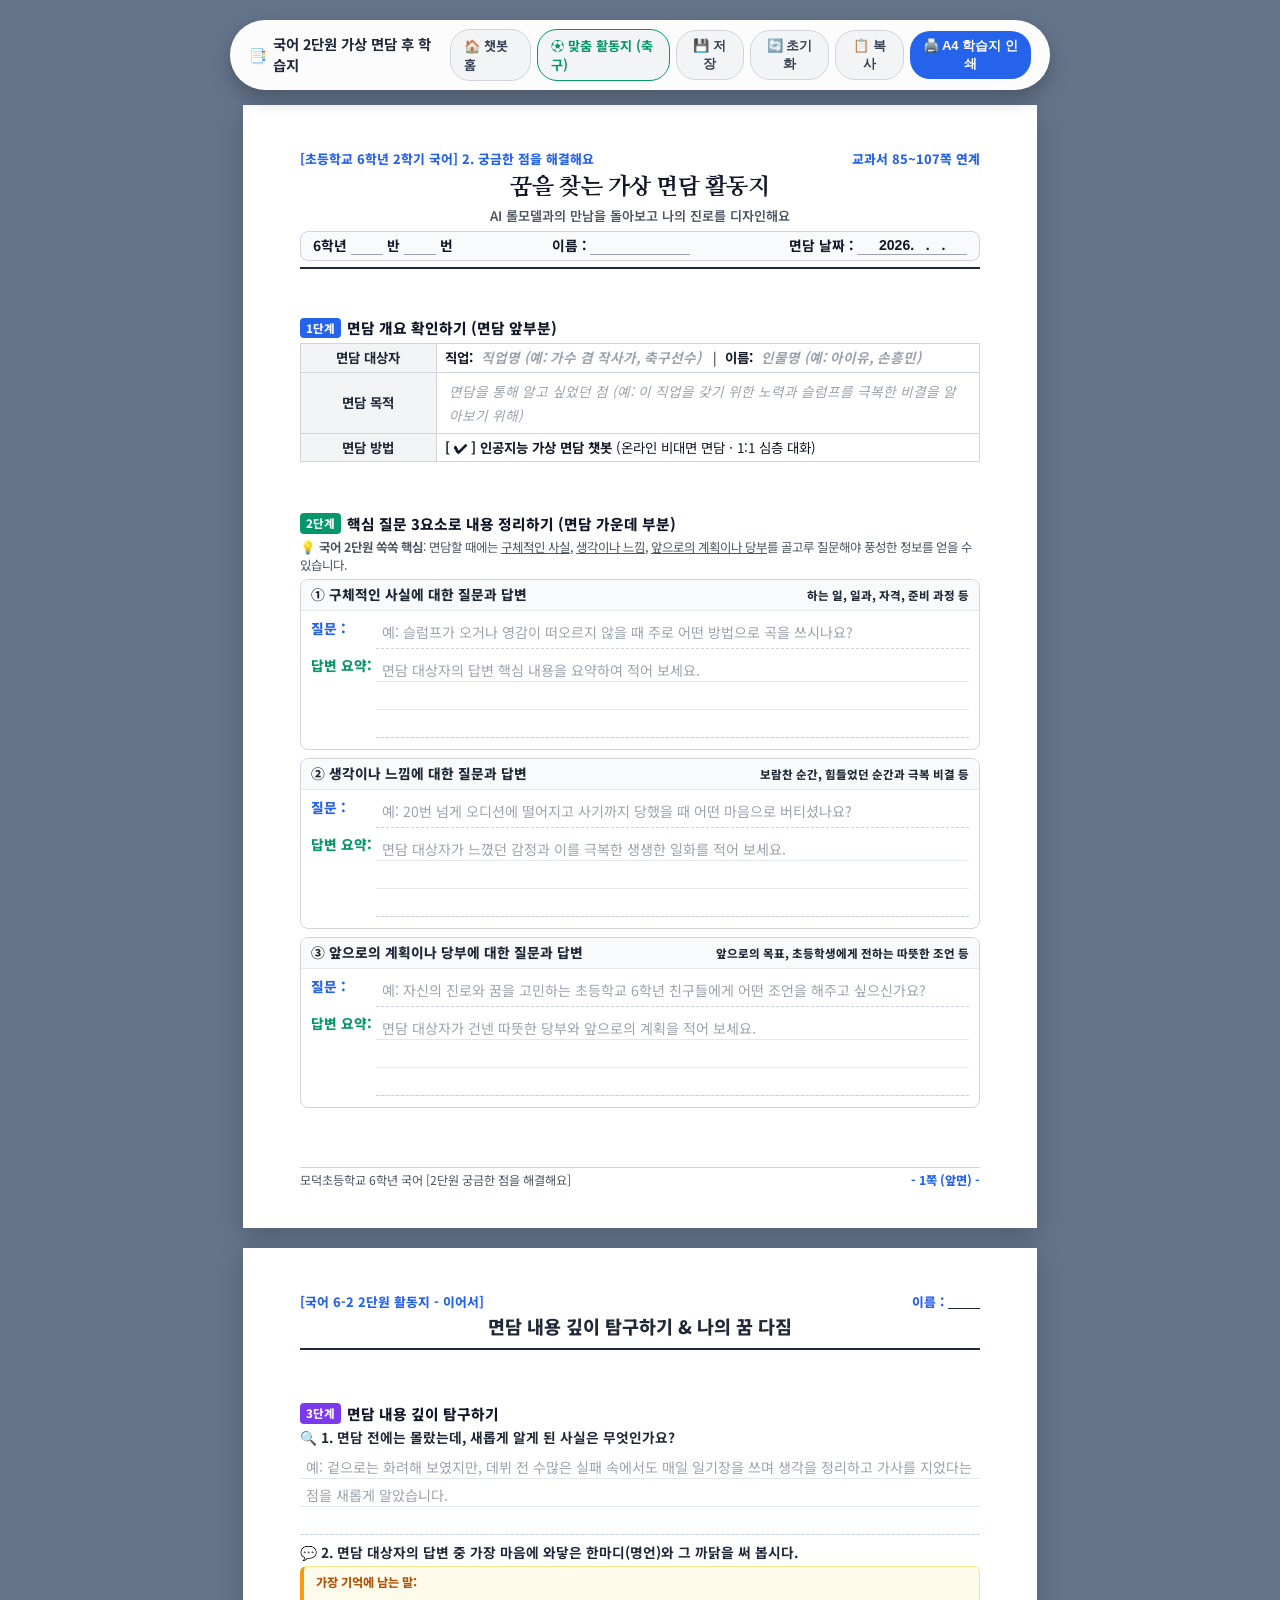
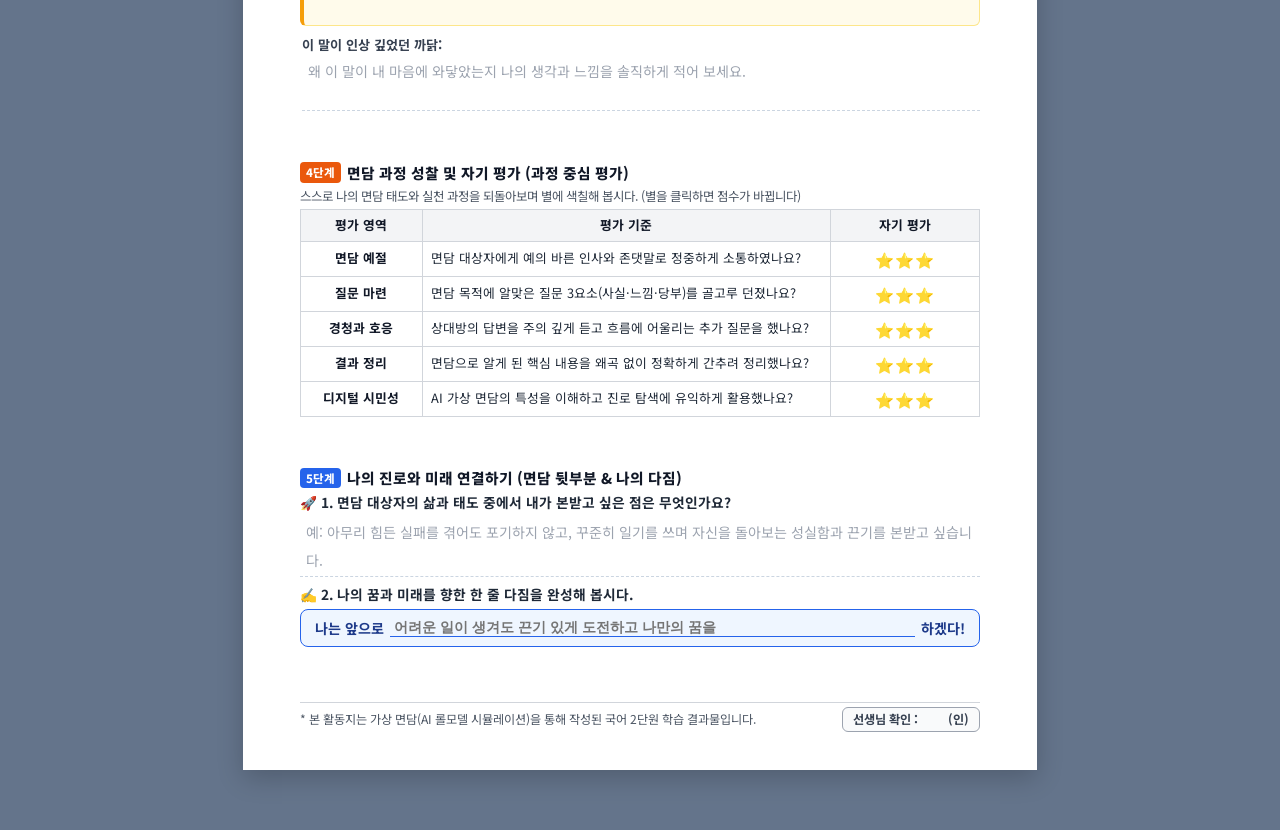
<file: 면담_후_학습지.html>
<!DOCTYPE html>
<html lang="ko">
<head>
  <meta charset="UTF-8">
  <meta name="viewport" content="width=device-width, initial-scale=1.0">
  <title>국어 6-2 2단원 면담 후 학습지 - 꿈을 찾는 가상 면담 활동지</title>
  <link rel="preconnect" href="https://fonts.googleapis.com">
  <link rel="preconnect" href="https://fonts.gstatic.com" crossorigin>
  <link href="https://fonts.googleapis.com/css2?family=Noto+Sans+KR:wght@400;500;600;700;800;900&family=Nanum+Myeongjo:wght@700;800&display=swap" rel="stylesheet">
  <style>
    /* ==========================================================================
       기본 스타일 및 A4 인쇄 규격 (완벽한 2페이지 칼정렬 & 여백 최적화)
       ========================================================================== */
    :root {
      --primary: #2563eb;
      --primary-dark: #1d4ed8;
      --primary-light: #eff6ff;
      --primary-border: #bfdbfe;
      --accent: #f59e0b;
      --gray-50: #f9fafb;
      --gray-100: #f3f4f6;
      --gray-200: #e5e7eb;
      --gray-300: #d1d5db;
      --gray-400: #9ca3af;
      --gray-600: #4b5563;
      --gray-700: #374151;
      --gray-800: #1f2937;
      --gray-900: #111827;
      --line-color: #cbd5e1;
    }

    * {
      box-sizing: border-box;
      margin: 0;
      padding: 0;
      -webkit-print-color-adjust: exact;
      print-color-adjust: exact;
    }

    body {
      font-family: 'Noto Sans KR', -apple-system, BlinkMacSystemFont, 'Malgun Gothic', sans-serif;
      background-color: #64748b;
      color: var(--gray-900);
      line-height: 1.45;
      padding: 20px 0 40px;
    }

    /* 플로팅 컨트롤 툴바 (인쇄 시 숨김) */
    .control-toolbar {
      position: sticky;
      top: 15px;
      z-index: 1000;
      max-width: 820px;
      margin: 0 auto 15px;
      background: rgba(255, 255, 255, 0.98);
      backdrop-filter: blur(8px);
      padding: 8px 18px;
      border-radius: 50px;
      display: flex;
      align-items: center;
      justify-content: space-between;
      gap: 10px;
      box-shadow: 0 8px 20px rgba(0, 0, 0, 0.25);
      border: 1px solid rgba(255, 255, 255, 0.5);
    }

    .toolbar-title {
      font-size: 0.9rem;
      font-weight: 800;
      color: var(--gray-800);
      display: flex;
      align-items: center;
      gap: 6px;
    }

    .toolbar-actions {
      display: flex;
      align-items: center;
      gap: 6px;
    }

    .btn {
      display: inline-flex;
      align-items: center;
      gap: 5px;
      padding: 6px 13px;
      font-size: 0.82rem;
      font-weight: 700;
      border-radius: 20px;
      cursor: pointer;
      border: none;
      transition: all 0.2s ease;
      text-decoration: none;
    }

    .btn-primary {
      background: var(--primary);
      color: #ffffff;
    }
    .btn-primary:hover {
      background: var(--primary-dark);
    }

    .btn-secondary {
      background: var(--gray-100);
      color: var(--gray-700);
      border: 1px solid var(--gray-300);
    }
    .btn-secondary:hover {
      background: var(--gray-200);
    }

    /* ==========================================================================
       A4 용지 규격 (화면 표시용)
       ========================================================================== */
    .sheet-page {
      width: 210mm;
      height: 297mm;
      max-height: 297mm;
      margin: 0 auto 20px;
      background: #ffffff;
      padding: 12mm 15mm 10mm 15mm;
      box-shadow: 0 8px 25px rgba(0, 0, 0, 0.2);
      box-sizing: border-box;
      display: flex;
      flex-direction: column;
      justify-content: space-between;
      overflow: hidden;
    }

    /* 학습지 머리말 */
    .sheet-header {
      border-bottom: 2px solid var(--gray-800);
      padding-bottom: 6px;
      margin-bottom: 8px;
    }

    .unit-tag {
      font-size: 0.8rem;
      font-weight: 800;
      color: var(--primary);
      margin-bottom: 2px;
      display: flex;
      justify-content: space-between;
      align-items: center;
    }

    .sheet-main-title {
      font-family: 'Nanum Myeongjo', serif;
      font-size: 1.45rem;
      font-weight: 800;
      color: var(--gray-900);
      text-align: center;
      letter-spacing: -0.02em;
      margin: 2px 0 1px;
    }

    .sheet-sub-title {
      font-size: 0.82rem;
      color: var(--gray-600);
      text-align: center;
      margin-bottom: 6px;
      font-weight: 600;
    }

    /* 학생 인적사항 테이블 */
    .student-info-bar {
      display: flex;
      align-items: center;
      justify-content: space-between;
      background: var(--gray-50);
      border: 1.5px solid var(--gray-300);
      border-radius: 8px;
      padding: 4px 12px;
      font-size: 0.86rem;
      font-weight: 700;
    }

    .student-field {
      display: inline-flex;
      align-items: center;
      gap: 4px;
    }

    .input-inline {
      border: none;
      border-bottom: 1.5px solid var(--gray-400);
      background: transparent;
      font-size: 0.88rem;
      font-weight: 800;
      color: var(--gray-900);
      padding: 1px 4px;
      text-align: center;
      outline: none;
    }
    .input-inline:focus {
      border-bottom: 1.5px solid var(--primary);
      background: var(--primary-light);
    }

    /* 섹션 공통 */
    .section-block {
      margin-bottom: 6px;
    }

    .section-title {
      font-size: 0.92rem;
      font-weight: 800;
      color: var(--gray-900);
      display: flex;
      align-items: center;
      gap: 6px;
      margin-bottom: 4px;
    }

    .step-badge {
      background: var(--primary);
      color: #ffffff;
      font-size: 0.72rem;
      font-weight: 800;
      padding: 2px 6px;
      border-radius: 4px;
    }

    .step-badge-accent {
      background: #059669;
    }

    .step-badge-purple {
      background: #7c3aed;
    }

    .step-badge-orange {
      background: #ea580c;
    }

    /* 표 스타일 */
    .sheet-table {
      width: 100%;
      border-collapse: collapse;
      font-size: 0.84rem;
      margin-bottom: 4px;
    }

    .sheet-table th, .sheet-table td {
      border: 1px solid var(--gray-300);
      padding: 4px 8px;
      vertical-align: middle;
    }

    .sheet-table th {
      background-color: var(--gray-100);
      color: var(--gray-800);
      font-weight: 700;
      text-align: center;
      width: 20%;
    }

    .sheet-table td {
      background-color: #ffffff;
    }

    /* 입력 가능 텍스트 영역 */
    .editable-box {
      width: 100%;
      min-height: 28px;
      outline: none;
      padding: 2px 4px;
      font-size: 0.85rem;
      color: var(--gray-900);
      line-height: 1.45;
      background: transparent;
      border-radius: 4px;
      white-space: pre-wrap;
      word-break: break-word;
    }

    .editable-box:focus {
      background: var(--primary-light);
    }

    .editable-box:empty:before {
      content: attr(data-placeholder);
      color: var(--gray-400);
      font-style: italic;
    }

    /* 질문 3요소 카드 */
    .question-element-card {
      border: 1.5px solid var(--gray-300);
      border-radius: 8px;
      margin-bottom: 8px;
      overflow: hidden;
      background: #ffffff;
    }

    .element-card-header {
      background: var(--gray-50);
      border-bottom: 1px solid var(--gray-200);
      padding: 5px 10px;
      font-size: 0.86rem;
      font-weight: 800;
      color: var(--gray-800);
      display: flex;
      justify-content: space-between;
      align-items: center;
    }

    .element-card-body {
      padding: 6px 10px;
    }

    .q-row {
      display: flex;
      align-items: flex-start;
      margin-bottom: 5px;
      font-size: 0.86rem;
    }

    .q-label {
      font-weight: 800;
      color: var(--primary);
      width: 65px;
      flex-shrink: 0;
      padding-top: 2px;
    }

    .q-label-answer {
      color: #059669;
    }

    .q-content {
      flex: 1;
      min-height: 28px;
    }

    /* 줄 공책 형태의 필기 라인 */
    .ruled-box {
      border-bottom: 1px dashed var(--line-color);
      min-height: 28px;
      line-height: 26px;
      padding: 2px 6px;
      font-size: 0.88rem;
      outline: none;
    }
    .ruled-box:focus {
      background: var(--primary-light);
    }
    .ruled-box:empty:before {
      content: attr(data-placeholder);
      color: var(--gray-400);
    }

    .ruled-multi-line {
      min-height: 84px;
      line-height: 28px;
      background-image: linear-gradient(to bottom, transparent 27px, #e2e8f0 27px, #e2e8f0 28px, transparent 28px);
      background-size: 100% 28px;
    }

    /* 깊이 탐구하기 인용구 박스 */
    .quote-box {
      background: #fffbeb;
      border: 1.5px solid #fde68a;
      border-left: 4px solid var(--accent);
      border-radius: 6px;
      padding: 5px 10px;
      margin-bottom: 5px;
    }

    .quote-content {
      font-size: 0.88rem;
      font-weight: 700;
      color: #92400e;
      min-height: 24px;
      outline: none;
    }

    /* 자기 평가 별점 테이블 */
    .eval-table {
      width: 100%;
      border-collapse: collapse;
      font-size: 0.8rem;
      margin-top: 2px;
    }

    .eval-table th, .eval-table td {
      border: 1px solid var(--gray-300);
      padding: 3px 6px;
      text-align: center;
    }

    .eval-table th {
      background: var(--gray-100);
      font-weight: 700;
    }

    .eval-table td.criteria {
      text-align: left;
      font-size: 0.8rem;
      color: var(--gray-800);
    }

    .stars-cell {
      cursor: pointer;
      user-select: none;
      font-size: 0.95rem;
      letter-spacing: 1px;
      color: #d1d5db;
      white-space: nowrap;
    }

    .stars-cell.active-3 {
      color: #f59e0b;
    }
    .stars-cell.active-2 {
      color: #fbbf24;
    }
    .stars-cell.active-1 {
      color: #fcd34d;
    }

    /* 다짐 박스 */
    .pledge-box {
      border: 1.5px solid var(--primary);
      background: var(--primary-light);
      border-radius: 8px;
      padding: 6px 10px;
      font-size: 0.88rem;
      font-weight: 700;
      color: #1e3a8a;
      display: flex;
      align-items: center;
      gap: 6px;
    }

    .pledge-input {
      flex: 1;
      border: none;
      border-bottom: 1.5px solid var(--primary);
      background: transparent;
      font-size: 0.9rem;
      font-weight: 800;
      color: #1e40af;
      padding: 1px 4px;
      outline: none;
    }

    /* 학습지 바닥글 */
    .sheet-footer {
      border-top: 1.5px solid var(--gray-300);
      padding-top: 4px;
      margin-top: 4px;
      display: flex;
      justify-content: space-between;
      align-items: center;
      font-size: 0.76rem;
      color: var(--gray-600);
    }

    .teacher-confirm {
      border: 1px solid var(--gray-400);
      border-radius: 4px;
      padding: 2px 8px;
      background: var(--gray-50);
      font-weight: 700;
      color: var(--gray-700);
    }

    /* ==========================================================================
       인쇄 스타일 (@page & @media print) - 완벽한 2페이지 칼정렬 보장
       ========================================================================== */
    @page {
      size: A4 portrait;
      margin: 10mm 14mm 10mm 14mm;
    }

    @media print {
      html, body {
        width: 100% !important;
        height: auto !important;
        background: transparent !important;
        padding: 0 !important;
        margin: 0 !important;
      }

      .control-toolbar {
        display: none !important;
      }

      .sheet-page {
        width: 100% !important;
        height: 275mm !important;
        max-height: 275mm !important;
        margin: 0 !important;
        padding: 0 !important;
        box-shadow: none !important;
        border: none !important;
        box-sizing: border-box !important;
        display: flex !important;
        flex-direction: column !important;
        justify-content: space-between !important;
      }

      #page1 {
        page-break-after: always !important;
        break-after: page !important;
      }

      #page2 {
        page-break-after: avoid !important;
        break-after: avoid !important;
      }

      .editable-box:empty:before,
      .ruled-box:empty:before {
        content: "" !important;
      }

      .editable-box, .ruled-box, .quote-content {
        background: transparent !important;
      }

      .ruled-multi-line {
        min-height: 84px !important;
        background-image: linear-gradient(to bottom, transparent 27px, #cbd5e1 27px, #cbd5e1 28px, transparent 28px) !important;
        background-size: 100% 28px !important;
      }

      .btn {
        display: none !important;
      }
    }
  </style>
</head>
<body>

  <!-- 플로팅 툴바 (인쇄 시 숨김) -->
  <div class="control-toolbar">
    <div class="toolbar-title">
      <span>📑</span> <strong>국어 2단원 가상 면담 후 학습지</strong>
    </div>
    <div class="toolbar-actions">
      <a href="index.html" class="btn btn-secondary">🏠 챗봇 홈</a>
      <a href="면담_후_학습지_축구선수(민수).html" class="btn btn-secondary" style="border-color: #059669; color: #059669; font-weight: 700;">⚽ 맞춤 활동지 (축구)</a>
      <button class="btn btn-secondary" onclick="saveToLocalStorage()">💾 저장</button>
      <button class="btn btn-secondary" onclick="resetWorksheet()">🔄 초기화</button>
      <button class="btn btn-secondary" onclick="copyWorksheetText()">📋 복사</button>
      <button class="btn btn-primary" onclick="window.print()">🖨️ A4 학습지 인쇄</button>
    </div>
  </div>

  <!-- [1쪽] A4 PAGE 1: 면담 개요 & 질문 3요소 핵심 정리 -->
  <div class="sheet-page" id="page1">
    
    <!-- 머리말 -->
    <header class="sheet-header">
      <div class="unit-tag">
        <span>[초등학교 6학년 2학기 국어] 2. 궁금한 점을 해결해요</span>
        <span>교과서 85~107쪽 연계</span>
      </div>
      <h1 class="sheet-main-title">꿈을 찾는 가상 면담 활동지</h1>
      <p class="sheet-sub-title">AI 롤모델과의 만남을 돌아보고 나의 진로를 디자인해요</p>
      
      <div class="student-info-bar">
        <div class="student-field">
          <span>6학년</span>
          <input type="text" id="stuGrade" class="input-inline" style="width: 32px;" placeholder="   ">
          <span>반</span>
          <input type="text" id="stuClass" class="input-inline" style="width: 32px;" placeholder="   ">
          <span>번</span>
        </div>
        <div class="student-field">
          <span>이름 :</span>
          <input type="text" id="stuName" class="input-inline" style="width: 100px;" placeholder="           ">
        </div>
        <div class="student-field">
          <span>면담 날짜 :</span>
          <input type="text" id="stuDate" class="input-inline" style="width: 110px;" value="2026.   .   .">
        </div>
      </div>
    </header>

    <!-- [1단계] 면담 개요 확인하기 -->
    <section class="section-block">
      <h2 class="section-title">
        <span class="step-badge">1단계</span> 면담 개요 확인하기 (면담 앞부분)
      </h2>
      <table class="sheet-table">
        <tr>
          <th>면담 대상자</th>
          <td>
            <b>직업:</b> <span id="viewJob" contenteditable="true" class="editable-box" style="display:inline; min-height:auto; font-weight:700;" data-placeholder="직업명 (예: 가수 겸 작사가, 축구선수)"></span>
            &nbsp;|&nbsp;
            <b>이름:</b> <span id="viewName" contenteditable="true" class="editable-box" style="display:inline; min-height:auto; font-weight:700;" data-placeholder="인물명 (예: 아이유, 손흥민)"></span>
          </td>
        </tr>
        <tr>
          <th>면담 목적</th>
          <td>
            <div id="viewPurpose" contenteditable="true" class="editable-box" style="min-height: 48px; line-height: 24px;" data-placeholder="면담을 통해 알고 싶었던 점 (예: 이 직업을 갖기 위한 노력과 슬럼프를 극복한 비결을 알아보기 위해)"></div>
          </td>
        </tr>
        <tr>
          <th>면담 방법</th>
          <td>
            <b>[ ✔ ] 인공지능 가상 면담 챗봇</b> (온라인 비대면 면담 · 1:1 심층 대화)
          </td>
        </tr>
      </table>
    </section>

    <!-- [2단계] 핵심 질문 3요소로 내용 정리하기 -->
    <section class="section-block">
      <h2 class="section-title">
        <span class="step-badge step-badge-accent">2단계</span> 핵심 질문 3요소로 내용 정리하기 (면담 가운데 부분)
      </h2>
      <p style="font-size: 0.78rem; color: var(--gray-600); margin-bottom: 5px;">
        💡 <b>국어 2단원 쏙쏙 핵심</b>: 면담할 때에는 <u>구체적인 사실</u>, <u>생각이나 느낌</u>, <u>앞으로의 계획이나 당부</u>를 골고루 질문해야 풍성한 정보를 얻을 수 있습니다.
      </p>

      <!-- ① 구체적인 사실 -->
      <div class="question-element-card">
        <div class="element-card-header">
          <span>① 구체적인 사실에 대한 질문과 답변</span>
          <span style="font-size: 0.72rem; color: var(--gray-500);">하는 일, 일과, 자격, 준비 과정 등</span>
        </div>
        <div class="element-card-body">
          <div class="q-row">
            <span class="q-label">질문 :</span>
            <div id="qFact" contenteditable="true" class="q-content ruled-box" style="min-height: 32px;" data-placeholder="예: 슬럼프가 오거나 영감이 떠오르지 않을 때 주로 어떤 방법으로 곡을 쓰시나요?"></div>
          </div>
          <div class="q-row">
            <span class="q-label q-label-answer">답변 요약:</span>
            <div id="aFact" contenteditable="true" class="q-content ruled-box ruled-multi-line" data-placeholder="면담 대상자의 답변 핵심 내용을 요약하여 적어 보세요."></div>
          </div>
        </div>
      </div>

      <!-- ② 생각이나 느낌 -->
      <div class="question-element-card">
        <div class="element-card-header">
          <span>② 생각이나 느낌에 대한 질문과 답변</span>
          <span style="font-size: 0.72rem; color: var(--gray-500);">보람찬 순간, 힘들었던 순간과 극복 비결 등</span>
        </div>
        <div class="element-card-body">
          <div class="q-row">
            <span class="q-label">질문 :</span>
            <div id="qFeel" contenteditable="true" class="q-content ruled-box" style="min-height: 32px;" data-placeholder="예: 20번 넘게 오디션에 떨어지고 사기까지 당했을 때 어떤 마음으로 버티셨나요?"></div>
          </div>
          <div class="q-row">
            <span class="q-label q-label-answer">답변 요약:</span>
            <div id="aFeel" contenteditable="true" class="q-content ruled-box ruled-multi-line" data-placeholder="면담 대상자가 느꼈던 감정과 이를 극복한 생생한 일화를 적어 보세요."></div>
          </div>
        </div>
      </div>

      <!-- ③ 앞으로의 계획이나 당부 -->
      <div class="question-element-card">
        <div class="element-card-header">
          <span>③ 앞으로의 계획이나 당부에 대한 질문과 답변</span>
          <span style="font-size: 0.72rem; color: var(--gray-500);">앞으로의 목표, 초등학생에게 전하는 따뜻한 조언 등</span>
        </div>
        <div class="element-card-body">
          <div class="q-row">
            <span class="q-label">질문 :</span>
            <div id="qPlan" contenteditable="true" class="q-content ruled-box" style="min-height: 32px;" data-placeholder="예: 자신의 진로와 꿈을 고민하는 초등학교 6학년 친구들에게 어떤 조언을 해주고 싶으신가요?"></div>
          </div>
          <div class="q-row">
            <span class="q-label q-label-answer">답변 요약:</span>
            <div id="aPlan" contenteditable="true" class="q-content ruled-box ruled-multi-line" data-placeholder="면담 대상자가 건넨 따뜻한 당부와 앞으로의 계획을 적어 보세요."></div>
          </div>
        </div>
      </div>
    </section>

    <!-- 1쪽 바닥글 -->
    <footer class="sheet-footer">
      <span>모덕초등학교 6학년 국어 [2단원 궁금한 점을 해결해요]</span>
      <span style="font-weight:800; color: var(--primary);">- 1쪽 (앞면) -</span>
    </footer>

  </div>

  <!-- [2쪽] A4 PAGE 2: 깊이 탐구하기, 자기 성찰 평가, 나의 진로 다짐 -->
  <div class="sheet-page" id="page2">
    
    <!-- 2쪽 머리말 -->
    <header class="sheet-header">
      <div class="unit-tag">
        <span>[국어 6-2 2단원 활동지 - 이어서]</span>
        <span>이름 : <span id="page2Name" style="font-weight: 800; color: var(--gray-800); text-decoration: underline;">&nbsp;&nbsp;&nbsp;&nbsp;&nbsp;&nbsp;&nbsp;&nbsp;</span></span>
      </div>
      <h2 style="font-size: 1.15rem; font-weight: 800; color: var(--gray-800); text-align: center; margin: 1px 0 2px;">
        면담 내용 깊이 탐구하기 &amp; 나의 꿈 다짐
      </h2>
    </header>

    <!-- [3단계] 면담 내용 깊이 탐구하기 -->
    <section class="section-block">
      <h2 class="section-title">
        <span class="step-badge step-badge-purple">3단계</span> 면담 내용 깊이 탐구하기
      </h2>

      <!-- 새롭게 알게 된 사실 -->
      <div style="margin-bottom: 8px;">
        <label style="font-size: 0.86rem; font-weight: 700; color: var(--gray-800); display: block; margin-bottom: 3px;">
          🔍 1. 면담 전에는 몰랐는데, 새롭게 알게 된 사실은 무엇인가요?
        </label>
        <div id="viewLearned" contenteditable="true" class="ruled-box ruled-multi-line" data-placeholder="예: 겉으로는 화려해 보였지만, 데뷔 전 수많은 실패 속에서도 매일 일기장을 쓰며 생각을 정리하고 가사를 지었다는 점을 새롭게 알았습니다."></div>
      </div>

      <!-- 마음을 울린 한마디 (명언) -->
      <div>
        <label style="font-size: 0.86rem; font-weight: 700; color: var(--gray-800); display: block; margin-bottom: 3px;">
          💬 2. 면담 대상자의 답변 중 가장 마음에 와닿은 한마디(명언)와 그 까닭을 써 봅시다.
        </label>
        <div class="quote-box" style="padding: 7px 12px; margin-bottom: 6px;">
          <div style="font-size: 0.76rem; color: #b45309; font-weight: 800; margin-bottom: 2px;">가장 기억에 남는 말:</div>
          <div id="viewQuote" contenteditable="true" class="quote-content" data-placeholder="❝ 훌륭한 실패는 더 좋은 자리를 찾아가는 나침반이에요. 조급해하지 말고 자기만의 속도로 걸어가세요. ❞"></div>
        </div>
        <div style="padding-left: 2px;">
          <span style="font-size: 0.82rem; font-weight: 700; color: var(--gray-700);">이 말이 인상 깊었던 까닭:</span>
          <div id="viewQuoteReason" contenteditable="true" class="ruled-box" style="min-height: 56px; line-height: 28px;" data-placeholder="왜 이 말이 내 마음에 와닿았는지 나의 생각과 느낌을 솔직하게 적어 보세요."></div>
        </div>
      </div>
    </section>

    <!-- [4단계] 면담 과정 성찰 및 자기 평가 -->
    <section class="section-block">
      <h2 class="section-title">
        <span class="step-badge step-badge-orange">4단계</span> 면담 과정 성찰 및 자기 평가 (과정 중심 평가)
      </h2>
      <p style="font-size: 0.78rem; color: var(--gray-600); margin-bottom: 4px;">
        스스로 나의 면담 태도와 실천 과정을 되돌아보며 별에 색칠해 봅시다. (별을 클릭하면 점수가 바뀝니다)
      </p>

      <table class="eval-table">
        <thead>
          <tr>
            <th style="width: 18%; padding: 6px 8px;">평가 영역</th>
            <th style="padding: 6px 8px;">평가 기준</th>
            <th style="width: 22%; padding: 6px 8px;">자기 평가</th>
          </tr>
        </thead>
        <tbody>
          <tr>
            <td style="padding: 6px 8px;"><b>면담 예절</b></td>
            <td class="criteria" style="padding: 6px 8px;">면담 대상자에게 예의 바른 인사와 존댓말로 정중하게 소통하였나요?</td>
            <td class="stars-cell active-3" style="padding: 6px 8px;" onclick="toggleStars(this)">⭐⭐⭐</td>
          </tr>
          <tr>
            <td style="padding: 6px 8px;"><b>질문 마련</b></td>
            <td class="criteria" style="padding: 6px 8px;">면담 목적에 알맞은 질문 3요소(사실·느낌·당부)를 골고루 던졌나요?</td>
            <td class="stars-cell active-3" style="padding: 6px 8px;" onclick="toggleStars(this)">⭐⭐⭐</td>
          </tr>
          <tr>
            <td style="padding: 6px 8px;"><b>경청과 호응</b></td>
            <td class="criteria" style="padding: 6px 8px;">상대방의 답변을 주의 깊게 듣고 흐름에 어울리는 추가 질문을 했나요?</td>
            <td class="stars-cell active-3" style="padding: 6px 8px;" onclick="toggleStars(this)">⭐⭐⭐</td>
          </tr>
          <tr>
            <td style="padding: 6px 8px;"><b>결과 정리</b></td>
            <td class="criteria" style="padding: 6px 8px;">면담으로 알게 된 핵심 내용을 왜곡 없이 정확하게 간추려 정리했나요?</td>
            <td class="stars-cell active-3" style="padding: 6px 8px;" onclick="toggleStars(this)">⭐⭐⭐</td>
          </tr>
          <tr>
            <td style="padding: 6px 8px;"><b>디지털 시민성</b></td>
            <td class="criteria" style="padding: 6px 8px;">AI 가상 면담의 특성을 이해하고 진로 탐색에 유익하게 활용했나요?</td>
            <td class="stars-cell active-3" style="padding: 6px 8px;" onclick="toggleStars(this)">⭐⭐⭐</td>
          </tr>
        </tbody>
      </table>
    </section>

    <!-- [5단계] 나의 진로와 미래 연결하기 -->
    <section class="section-block">
      <h2 class="section-title">
        <span class="step-badge">5단계</span> 나의 진로와 미래 연결하기 (면담 뒷부분 &amp; 나의 다짐)
      </h2>

      <div style="margin-bottom: 8px;">
        <label style="font-size: 0.86rem; font-weight: 700; color: var(--gray-800); display: block; margin-bottom: 3px;">
          🚀 1. 면담 대상자의 삶과 태도 중에서 내가 본받고 싶은 점은 무엇인가요?
        </label>
        <div id="viewRoleModel" contenteditable="true" class="ruled-box" style="min-height: 56px; line-height: 28px;" data-placeholder="예: 아무리 힘든 실패를 겪어도 포기하지 않고, 꾸준히 일기를 쓰며 자신을 돌아보는 성실함과 끈기를 본받고 싶습니다."></div>
      </div>

      <div>
        <label style="font-size: 0.86rem; font-weight: 700; color: var(--gray-800); display: block; margin-bottom: 4px;">
          ✍️ 2. 나의 꿈과 미래를 향한 한 줄 다짐을 완성해 봅시다.
        </label>
        <div class="pledge-box" style="padding: 8px 14px;">
          <span>나는 앞으로</span>
          <input type="text" id="viewPledge" class="pledge-input" placeholder="어려운 일이 생겨도 끈기 있게 도전하고 나만의 꿈을">
          <span>하겠다!</span>
        </div>
      </div>
    </section>

    <!-- 2쪽 바닥글 & 확인란 -->
    <footer class="sheet-footer">
      <div>
        <span>* 본 활동지는 가상 면담(AI 롤모델 시뮬레이션)을 통해 작성된 국어 2단원 학습 결과물입니다.</span>
      </div>
      <div class="teacher-confirm" style="padding: 3px 10px; border: 1.5px solid var(--gray-400); border-radius: 6px; font-weight: 700;">
        선생님 확인 : &nbsp;&nbsp;&nbsp;&nbsp;&nbsp;&nbsp;&nbsp;&nbsp; (인)
      </div>
    </footer>

  </div>

  <!-- 스크립트 -->
  <script>
    document.addEventListener("DOMContentLoaded", () => {
      loadInitialData();
      setupAutoSave();
    });

    function toggleStars(cell) {
      if (cell.classList.contains("active-3")) {
        cell.classList.remove("active-3");
        cell.classList.add("active-2");
        cell.textContent = "⭐⭐☆";
      } else if (cell.classList.contains("active-2")) {
        cell.classList.remove("active-2");
        cell.classList.add("active-1");
        cell.textContent = "⭐☆☆";
      } else {
        cell.classList.remove("active-1");
        cell.classList.add("active-3");
        cell.textContent = "⭐⭐⭐";
      }
      saveToLocalStorage(false);
    }

    document.getElementById("stuName").addEventListener("input", (e) => {
      document.getElementById("page2Name").textContent = e.target.value.trim() || "        ";
    });

    function loadInitialData() {
      const sessionData = sessionStorage.getItem("currentInterviewWorksheet");
      const localData = localStorage.getItem("modeok_interview_worksheet");
      
      let data = null;
      if (sessionData) {
        try { data = JSON.parse(sessionData); } catch (e) {}
      } else if (localData) {
        try { data = JSON.parse(localData); } catch (e) {}
      }

      if (data) {
        if (data.job) document.getElementById("viewJob").textContent = data.job;
        if (data.name) document.getElementById("viewName").textContent = data.name;
        if (data.purpose) document.getElementById("viewPurpose").textContent = data.purpose;
        if (data.qFact) document.getElementById("qFact").textContent = data.qFact;
        if (data.aFact) document.getElementById("aFact").textContent = data.aFact;
        if (data.qFeel) document.getElementById("qFeel").textContent = data.qFeel;
        if (data.aFeel) document.getElementById("aFeel").textContent = data.aFeel;
        if (data.qPlan) document.getElementById("qPlan").textContent = data.qPlan;
        if (data.aPlan) document.getElementById("aPlan").textContent = data.aPlan;
        if (data.learned) document.getElementById("viewLearned").textContent = data.learned;
        if (data.quote) document.getElementById("viewQuote").textContent = data.quote;
        if (data.quoteReason) document.getElementById("viewQuoteReason").textContent = data.quoteReason;
        if (data.roleModel) document.getElementById("viewRoleModel").textContent = data.roleModel;
        if (data.pledge) document.getElementById("viewPledge").value = data.pledge;
        if (data.stuGrade) document.getElementById("stuGrade").value = data.stuGrade;
        if (data.stuClass) document.getElementById("stuClass").value = data.stuClass;
        if (data.stuName) {
          document.getElementById("stuName").value = data.stuName;
          document.getElementById("page2Name").textContent = data.stuName;
        }
      }
    }

    function saveToLocalStorage(showNotice = true) {
      const data = {
        stuGrade: document.getElementById("stuGrade").value,
        stuClass: document.getElementById("stuClass").value,
        stuName: document.getElementById("stuName").value,
        job: document.getElementById("viewJob").textContent,
        name: document.getElementById("viewName").textContent,
        purpose: document.getElementById("viewPurpose").textContent,
        qFact: document.getElementById("qFact").textContent,
        aFact: document.getElementById("aFact").textContent,
        qFeel: document.getElementById("qFeel").textContent,
        aFeel: document.getElementById("aFeel").textContent,
        qPlan: document.getElementById("qPlan").textContent,
        aPlan: document.getElementById("aPlan").textContent,
        learned: document.getElementById("viewLearned").textContent,
        quote: document.getElementById("viewQuote").textContent,
        quoteReason: document.getElementById("viewQuoteReason").textContent,
        roleModel: document.getElementById("viewRoleModel").textContent,
        pledge: document.getElementById("viewPledge").value
      };

      localStorage.setItem("modeok_interview_worksheet", JSON.stringify(data));
      if (showNotice) alert("학습지 내용이 안전하게 저장되었습니다! 👍");
    }

    function setupAutoSave() {
      let timer = null;
      document.body.addEventListener("input", () => {
        clearTimeout(timer);
        timer = setTimeout(() => { saveToLocalStorage(false); }, 1500);
      });
    }

    function resetWorksheet() {
      if (confirm("학습지 내용을 모두 지우고 빈 양식으로 초기화할까요?")) {
        localStorage.removeItem("modeok_interview_worksheet");
        sessionStorage.removeItem("currentInterviewWorksheet");
        location.reload();
      }
    }

    function copyWorksheetText() {
      const grade = document.getElementById("stuGrade").value;
      const cls = document.getElementById("stuClass").value;
      const name = document.getElementById("stuName").value;
      const job = document.getElementById("viewJob").textContent;
      const person = document.getElementById("viewName").textContent;
      const purpose = document.getElementById("viewPurpose").textContent;
      
      const qF = document.getElementById("qFact").textContent;
      const aF = document.getElementById("aFact").textContent;
      const qE = document.getElementById("qFeel").textContent;
      const aE = document.getElementById("aFeel").textContent;
      const qP = document.getElementById("qPlan").textContent;
      const aP = document.getElementById("aPlan").textContent;
      
      const learned = document.getElementById("viewLearned").textContent;
      const quote = document.getElementById("viewQuote").textContent;
      const quoteReason = document.getElementById("viewQuoteReason").textContent;
      const roleModel = document.getElementById("viewRoleModel").textContent;
      const pledge = document.getElementById("viewPledge").value;

      const fullText = `
[국어 6-2 2단원] 꿈을 찾는 가상 면담 활동지
- 학생: 6학년 ${grade || '_'}반 ${cls || '_'}번 이름: ${name || '____'}
- 면담 대상자: ${job} ${person}
- 면담 목적: ${purpose}

[1. 핵심 질문 3요소 정리]
① 구체적인 사실:
- 질문: ${qF}
- 답변: ${aF}

② 생각이나 느낌:
- 질문: ${qE}
- 답변: ${aE}

③ 앞으로의 계획이나 당부:
- 질문: ${qP}
- 답변: ${aP}

[2. 깊이 탐구하기]
- 새롭게 알게 된 점: ${learned}
- 마음을 울린 한마디: "${quote}" (까닭: ${quoteReason})

[3. 나의 진로 연결 및 다짐]
- 본받고 싶은 점: ${roleModel}
- 나의 한 줄 다짐: 나는 앞으로 "${pledge}" 하겠다!
`.trim();

      navigator.clipboard.writeText(fullText).then(() => {
        alert("학습지 전체 내용이 복사되었습니다! 패들렛이나 문서에 붙여넣기(Ctrl+V) 하세요.");
      });
    }
  </script>
</body>
</html>
</file>
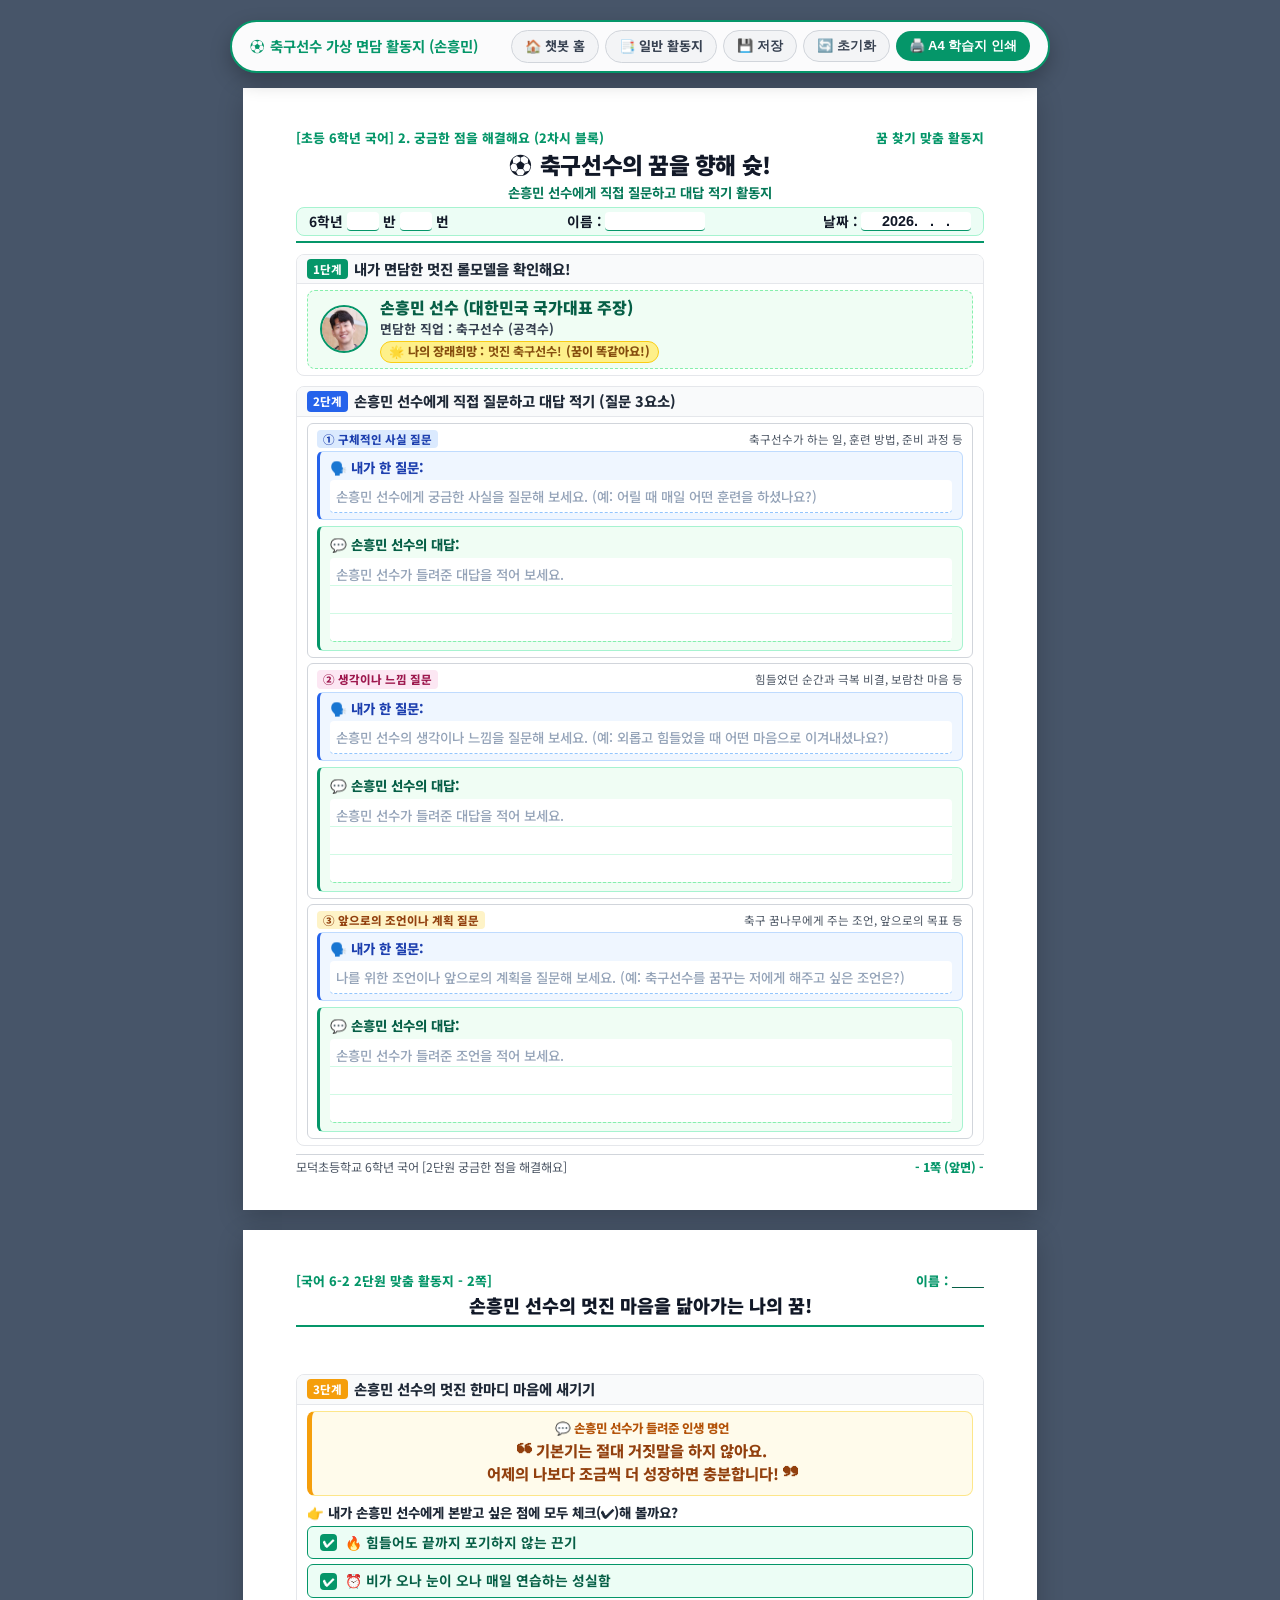
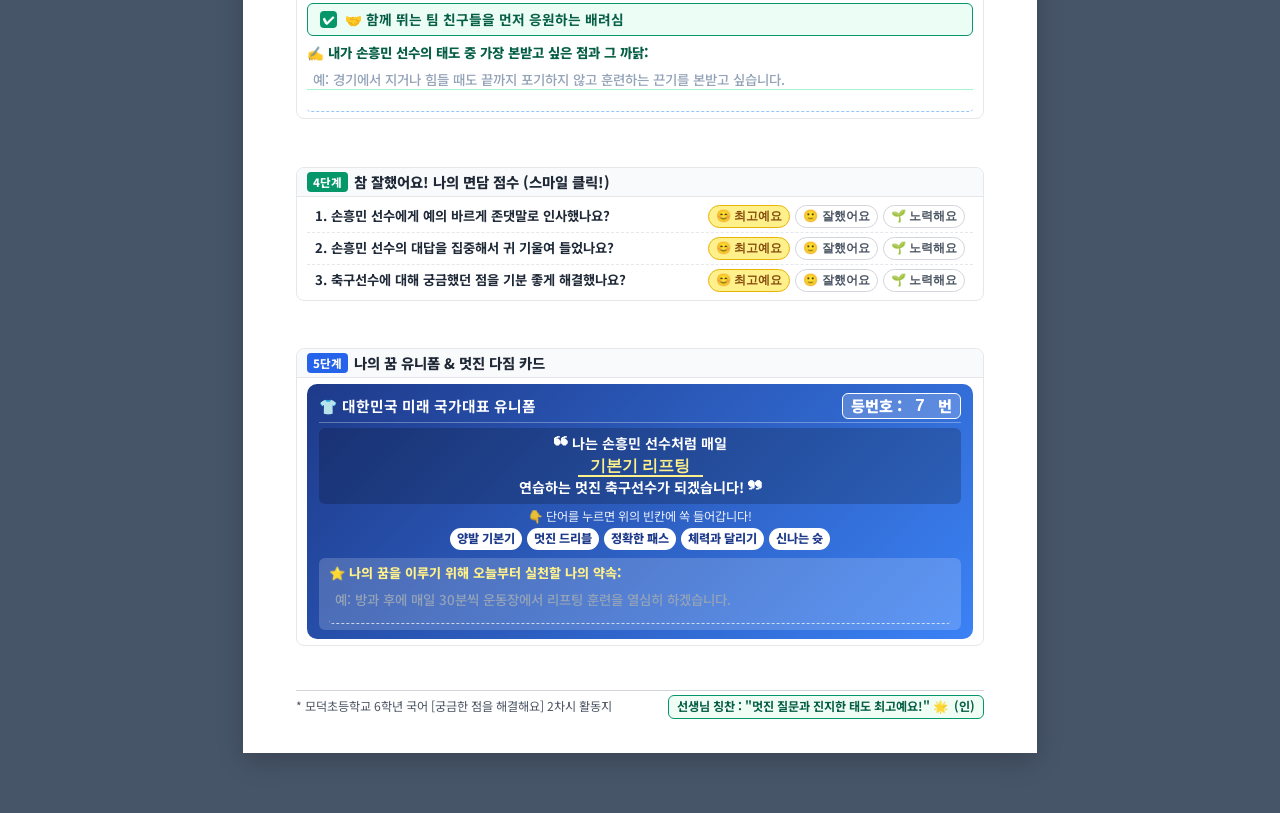
<file: 면담_후_학습지_축구선수(민수).html>
<!DOCTYPE html>
<html lang="ko">
<head>
  <meta charset="UTF-8">
  <meta name="viewport" content="width=device-width, initial-scale=1.0">
  <title>축구선수의 꿈을 향해! 손흥민 선수와 가상 면담 활동지</title>
  <link rel="preconnect" href="https://fonts.googleapis.com">
  <link rel="preconnect" href="https://fonts.gstatic.com" crossorigin>
  <link href="https://fonts.googleapis.com/css2?family=Noto+Sans+KR:wght@400;500;600;700;800;900&display=swap" rel="stylesheet">
  <style>
    /* ==========================================================================
       학생 맞춤형 스타일 (A4 2페이지 칼정렬 & 학생 질문 중심)
       ========================================================================== */
    :root {
      --soccer-green: #059669;
      --soccer-green-light: #ecfdf5;
      --soccer-green-border: #a7f3d0;
      --primary-blue: #2563eb;
      --primary-blue-light: #eff6ff;
      --accent-gold: #f59e0b;
      --gray-50: #f9fafb;
      --gray-100: #f3f4f6;
      --gray-200: #e5e7eb;
      --gray-300: #d1d5db;
      --gray-600: #4b5563;
      --gray-700: #374151;
      --gray-800: #1f2937;
      --gray-900: #111827;
    }

    * {
      box-sizing: border-box;
      margin: 0;
      padding: 0;
      -webkit-print-color-adjust: exact;
      print-color-adjust: exact;
    }

    body {
      font-family: 'Noto Sans KR', -apple-system, BlinkMacSystemFont, 'Malgun Gothic', sans-serif;
      background-color: #475569;
      color: var(--gray-900);
      line-height: 1.42;
      padding: 20px 0 40px;
    }

    /* 플로팅 컨트롤 툴바 (인쇄 시 숨김) */
    .control-toolbar {
      position: sticky;
      top: 15px;
      z-index: 1000;
      max-width: 820px;
      margin: 0 auto 15px;
      background: rgba(255, 255, 255, 0.98);
      backdrop-filter: blur(8px);
      padding: 8px 18px;
      border-radius: 50px;
      display: flex;
      align-items: center;
      justify-content: space-between;
      gap: 10px;
      box-shadow: 0 8px 20px rgba(0, 0, 0, 0.25);
      border: 2px solid var(--soccer-green);
    }

    .toolbar-title {
      font-size: 0.9rem;
      font-weight: 800;
      color: var(--soccer-green);
      display: flex;
      align-items: center;
      gap: 6px;
    }

    .toolbar-actions {
      display: flex;
      align-items: center;
      gap: 6px;
    }

    .btn {
      display: inline-flex;
      align-items: center;
      gap: 5px;
      padding: 6px 13px;
      font-size: 0.82rem;
      font-weight: 700;
      border-radius: 20px;
      cursor: pointer;
      border: none;
      transition: all 0.2s ease;
      text-decoration: none;
    }

    .btn-green {
      background: var(--soccer-green);
      color: #ffffff;
    }
    .btn-green:hover {
      background: #047857;
    }

    .btn-secondary {
      background: var(--gray-100);
      color: var(--gray-700);
      border: 1px solid var(--gray-300);
    }
    .btn-secondary:hover {
      background: var(--gray-200);
    }

    /* ==========================================================================
       A4 용지 규격 (화면 표시용)
       ========================================================================== */
    .sheet-page {
      width: 210mm;
      height: 297mm;
      max-height: 297mm;
      margin: 0 auto 20px;
      background: #ffffff;
      padding: 11mm 14mm 9mm 14mm;
      box-shadow: 0 8px 25px rgba(0, 0, 0, 0.2);
      box-sizing: border-box;
      display: flex;
      flex-direction: column;
      justify-content: space-between;
      overflow: hidden;
    }

    /* 헤더 */
    .sheet-header {
      border-bottom: 2px solid var(--soccer-green);
      padding-bottom: 5px;
      margin-bottom: 7px;
    }

    .unit-tag {
      font-size: 0.8rem;
      font-weight: 800;
      color: var(--soccer-green);
      display: flex;
      justify-content: space-between;
      align-items: center;
      margin-bottom: 2px;
    }

    .sheet-main-title {
      font-size: 1.42rem;
      font-weight: 900;
      color: var(--gray-900);
      text-align: center;
      letter-spacing: -0.02em;
      margin: 2px 0 1px;
      display: flex;
      align-items: center;
      justify-content: center;
      gap: 8px;
    }

    .sheet-sub-title {
      font-size: 0.84rem;
      color: #047857;
      text-align: center;
      margin-bottom: 5px;
      font-weight: 700;
    }

    /* 학생 정보 바 */
    .student-info-bar {
      display: flex;
      align-items: center;
      justify-content: space-between;
      background: var(--soccer-green-light);
      border: 1.5px solid var(--soccer-green-border);
      border-radius: 8px;
      padding: 4px 12px;
      font-size: 0.86rem;
      font-weight: 700;
    }

    .student-field {
      display: inline-flex;
      align-items: center;
      gap: 4px;
    }

    .input-inline {
      border: none;
      border-bottom: 1.5px solid var(--soccer-green);
      background: #ffffff;
      font-size: 0.9rem;
      font-weight: 800;
      color: var(--gray-900);
      padding: 1px 6px;
      text-align: center;
      outline: none;
      border-radius: 4px;
    }

    /* 단계별 카드 */
    .step-card {
      background: #ffffff;
      border: 1.5px solid var(--gray-200);
      border-radius: 8px;
      margin-bottom: 7px;
      overflow: hidden;
    }

    .step-card-header {
      background: var(--gray-50);
      border-bottom: 1.5px solid var(--gray-200);
      padding: 4px 10px;
      font-size: 0.9rem;
      font-weight: 800;
      color: var(--gray-800);
      display: flex;
      align-items: center;
      gap: 6px;
    }

    .step-badge {
      background: var(--soccer-green);
      color: #ffffff;
      font-size: 0.72rem;
      font-weight: 800;
      padding: 2px 6px;
      border-radius: 4px;
    }

    .step-badge-blue {
      background: var(--primary-blue);
    }
    .step-badge-gold {
      background: var(--accent-gold);
    }

    .step-card-body {
      padding: 6px 10px;
    }

    /* 1단계 롤모델 프로필 */
    .profile-banner {
      display: flex;
      align-items: center;
      gap: 12px;
      background: #f0fdf4;
      border: 1.5px dashed #86efac;
      border-radius: 8px;
      padding: 5px 12px;
    }

    .profile-photo {
      width: 48px;
      height: 48px;
      border-radius: 50%;
      border: 2px solid var(--soccer-green);
      object-fit: cover;
      flex-shrink: 0;
    }

    .profile-info {
      flex: 1;
    }

    .profile-name-tag {
      font-size: 1rem;
      font-weight: 900;
      color: #065f46;
      margin-bottom: 1px;
    }

    .profile-sub-tag {
      font-size: 0.8rem;
      font-weight: 700;
      color: var(--gray-700);
    }

    .dream-match-badge {
      display: inline-flex;
      align-items: center;
      gap: 4px;
      background: #fef08a;
      border: 1px solid #facc15;
      padding: 1px 8px;
      border-radius: 12px;
      font-size: 0.76rem;
      font-weight: 800;
      color: #854d0e;
      margin-top: 1px;
    }

    /* 2단계 학생 질문 중심 문항 */
    .question-item {
      background: #ffffff;
      border: 1.5px solid var(--gray-300);
      border-radius: 6px;
      padding: 6px 9px;
      margin-bottom: 5px;
    }

    .q-badge-row {
      display: flex;
      align-items: center;
      justify-content: space-between;
      margin-bottom: 3px;
    }

    .q-type-badge {
      font-size: 0.72rem;
      padding: 1px 6px;
      border-radius: 4px;
      font-weight: 800;
    }
    .badge-fact { background: #dbeafe; color: #1e40af; }
    .badge-feel { background: #fce7f3; color: #9d174d; }
    .badge-plan { background: #fef3c7; color: #92400e; }

    /* 내가 한 질문 박스 (민수 주도 질문 입력) */
    .my-question-box {
      background: var(--primary-blue-light);
      border: 1px solid #bfdbfe;
      border-left: 3.5px solid var(--primary-blue);
      border-radius: 6px;
      padding: 6px 10px;
      margin-bottom: 6px;
    }

    .my-q-label {
      font-size: 0.84rem;
      font-weight: 800;
      color: #1e40af;
      display: flex;
      align-items: center;
      gap: 4px;
      margin-bottom: 3px;
    }

    /* 손흥민 선수의 대답 박스 (답변 입력) */
    .answer-box {
      background: #f0fdf4;
      border: 1px solid var(--soccer-green-border);
      border-left: 3.5px solid var(--soccer-green);
      border-radius: 6px;
      padding: 8px 10px;
    }

    .ans-label {
      font-size: 0.84rem;
      font-weight: 800;
      color: #065f46;
      display: flex;
      align-items: center;
      gap: 4px;
      margin-bottom: 4px;
    }

    /* 줄 공책 형태의 필기/입력 상자 */
    .ruled-editable-box {
      min-height: 32px;
      line-height: 28px;
      font-size: 0.9rem;
      font-weight: 600;
      color: var(--gray-900);
      outline: none;
      border-bottom: 1.5px dashed #93c5fd;
      padding: 2px 6px;
      background: #ffffff;
      border-radius: 4px;
      white-space: pre-wrap;
      word-break: break-word;
      transition: all 0.2s ease;
    }

    .answer-box .ruled-editable-box {
      border-bottom: 1.5px dashed #86efac;
    }

    .ruled-multi-line {
      min-height: 84px;
      background-image: linear-gradient(to bottom, transparent 27px, #d1fae5 27px, #d1fae5 28px, transparent 28px);
      background-size: 100% 28px;
      line-height: 28px;
    }

    .ruled-editable-box:focus {
      background-color: #ffffff;
      box-shadow: 0 0 0 2px rgba(37, 99, 235, 0.2);
    }

    .ruled-editable-box:empty:before {
      content: attr(data-placeholder);
      color: #94a3b8;
      font-weight: 500;
      font-size: 0.84rem;
    }

    /* 2쪽: 명언, 자기평가, 유니폼 다짐 */
    .quote-card {
      background: #fffbeb;
      border: 1.5px solid #fde68a;
      border-left: 5px solid var(--accent-gold);
      border-radius: 8px;
      padding: 8px 12px;
      margin-bottom: 7px;
    }

    .quote-text {
      font-size: 0.96rem;
      font-weight: 800;
      color: #92400e;
      line-height: 1.48;
      text-align: center;
      margin: 2px 0;
    }

    .checklist-row {
      display: flex;
      flex-direction: column;
      gap: 5px;
      margin-top: 4px;
    }

    .custom-check-item {
      display: flex;
      align-items: center;
      gap: 8px;
      padding: 6px 12px;
      background: var(--gray-50);
      border: 1px solid var(--gray-300);
      border-radius: 6px;
      font-size: 0.86rem;
      font-weight: 700;
      color: var(--gray-800);
      cursor: pointer;
      user-select: none;
    }

    .custom-check-item.checked {
      background: #ecfdf5;
      border-color: var(--soccer-green);
      color: #065f46;
    }

    .check-box-icon {
      width: 17px;
      height: 17px;
      border-radius: 4px;
      border: 1.5px solid var(--gray-400);
      display: flex;
      align-items: center;
      justify-content: center;
      font-size: 0.72rem;
      background: #ffffff;
    }

    .custom-check-item.checked .check-box-icon {
      background: var(--soccer-green);
      border-color: var(--soccer-green);
      color: #ffffff;
    }

    /* 스마일 자기 평가 */
    .eval-row {
      display: flex;
      align-items: center;
      justify-content: space-between;
      padding: 4px 8px;
      border-bottom: 1px dashed var(--gray-200);
    }
    .eval-row:last-child {
      border-bottom: none;
    }

    .eval-label {
      font-size: 0.83rem;
      font-weight: 700;
      color: var(--gray-800);
    }

    .smile-group {
      display: flex;
      gap: 5px;
    }

    .smile-btn {
      background: #ffffff;
      border: 1.5px solid var(--gray-300);
      border-radius: 14px;
      padding: 2px 7px;
      font-size: 0.76rem;
      font-weight: 700;
      color: var(--gray-600);
      cursor: pointer;
      display: flex;
      align-items: center;
      gap: 3px;
      transition: all 0.15s ease;
    }

    .smile-btn.active {
      background: #fef08a;
      border-color: #eab308;
      color: #854d0e;
      font-weight: 800;
    }

    /* 유니폼 다짐 카드 */
    .uniform-card {
      background: linear-gradient(135deg, #1e3a8a, #3b82f6);
      color: #ffffff;
      border-radius: 10px;
      padding: 9px 12px;
      position: relative;
    }

    .uniform-header {
      display: flex;
      justify-content: space-between;
      align-items: center;
      border-bottom: 1px solid rgba(255, 255, 255, 0.3);
      padding-bottom: 3px;
      margin-bottom: 5px;
    }

    .uniform-title {
      font-size: 0.92rem;
      font-weight: 900;
      display: flex;
      align-items: center;
      gap: 5px;
    }

    .uniform-number-box {
      background: rgba(255, 255, 255, 0.2);
      border: 1.5px solid #ffffff;
      border-radius: 6px;
      padding: 1px 8px;
      font-size: 0.95rem;
      font-weight: 900;
      display: flex;
      align-items: center;
      gap: 3px;
    }

    .uniform-pledge-text {
      font-size: 0.88rem;
      font-weight: 700;
      line-height: 1.55;
      text-align: center;
      background: rgba(0, 0, 0, 0.2);
      border-radius: 6px;
      padding: 5px 8px;
      margin-bottom: 4px;
    }

    .pledge-fill-input {
      border: none;
      border-bottom: 2px solid #fef08a;
      background: transparent;
      color: #fef08a;
      font-size: 0.98rem;
      font-weight: 900;
      padding: 0 6px;
      text-align: center;
      outline: none;
      width: 125px;
    }

    /* 낱말 보기 칩 */
    .word-bank {
      display: flex;
      align-items: center;
      justify-content: center;
      flex-wrap: wrap;
      gap: 5px;
      margin-top: 3px;
    }

    .word-chip {
      background: #ffffff;
      color: #1e3a8a;
      font-size: 0.76rem;
      font-weight: 800;
      padding: 2px 7px;
      border-radius: 12px;
      cursor: pointer;
    }
    .word-chip:hover {
      background: #fef08a;
    }

    /* 푸터 */
    .sheet-footer {
      border-top: 1.5px solid var(--gray-300);
      padding-top: 4px;
      margin-top: 4px;
      display: flex;
      justify-content: space-between;
      align-items: center;
      font-size: 0.76rem;
      color: var(--gray-600);
    }

    .teacher-box {
      border: 1.5px solid var(--soccer-green);
      background: #f0fdf4;
      border-radius: 6px;
      padding: 2px 8px;
      font-weight: 700;
      color: #065f46;
      display: flex;
      align-items: center;
      gap: 6px;
      font-size: 0.76rem;
    }

    /* ==========================================================================
       인쇄 스타일 (@page & @media print) - 완벽한 2페이지 칼정렬 보장
       ========================================================================== */
    @page {
      size: A4 portrait;
      margin: 10mm 14mm 10mm 14mm;
    }

    @media print {
      html, body {
        width: 100% !important;
        height: auto !important;
        background: transparent !important;
        padding: 0 !important;
        margin: 0 !important;
      }

      .control-toolbar {
        display: none !important;
      }

      .sheet-page {
        width: 100% !important;
        height: 275mm !important;
        max-height: 275mm !important;
        margin: 0 !important;
        padding: 0 !important;
        box-shadow: none !important;
        border: none !important;
        box-sizing: border-box !important;
        display: flex !important;
        flex-direction: column !important;
        justify-content: space-between !important;
      }

      #page1 {
        page-break-after: always !important;
        break-after: page !important;
      }

      #page2 {
        page-break-after: avoid !important;
        break-after: avoid !important;
      }

      .btn {
        display: none !important;
      }

      .ruled-editable-box:empty:before {
        content: "" !important;
      }

      .ruled-editable-box {
        background: transparent !important;
        border-bottom: 1px dashed #cbd5e1 !important;
      }

      .ruled-multi-line {
        min-height: 84px !important;
        background-image: linear-gradient(to bottom, transparent 27px, #cbd5e1 27px, #cbd5e1 28px, transparent 28px) !important;
        background-size: 100% 28px !important;
      }
    }
  </style>
</head>
<body>

  <!-- 상단 플로팅 툴바 (화면 전용) -->
  <div class="control-toolbar">
    <div class="toolbar-title">
      <span>⚽</span> <strong>축구선수 가상 면담 활동지 (손흥민)</strong>
    </div>
    <div class="toolbar-actions">
      <a href="index.html" class="btn btn-secondary">🏠 챗봇 홈</a>
      <a href="면담_후_학습지.html" class="btn btn-secondary">📑 일반 활동지</a>
      <button class="btn btn-secondary" onclick="saveData()">💾 저장</button>
      <button class="btn btn-secondary" onclick="resetForm()">🔄 초기화</button>
      <button class="btn btn-green" onclick="window.print()">🖨️ A4 학습지 인쇄</button>
    </div>
  </div>

  <!-- [1쪽] A4 PAGE 1: 롤모델 손흥민 선수와 학생 주도 질문 3요소 -->
  <div class="sheet-page" id="page1">

    <!-- 머리말 -->
    <header class="sheet-header">
      <div class="unit-tag">
        <span>[초등 6학년 국어] 2. 궁금한 점을 해결해요 (2차시 블록)</span>
        <span>꿈 찾기 맞춤 활동지</span>
      </div>
      <h1 class="sheet-main-title">
        <span>⚽</span> 축구선수의 꿈을 향해 슛!
      </h1>
      <p class="sheet-sub-title">손흥민 선수에게 직접 질문하고 대답 적기 활동지</p>

      <div class="student-info-bar">
        <div class="student-field">
          <span>6학년</span>
          <input type="text" id="gradeInput" class="input-inline" style="width: 32px;" placeholder="   ">
          <span>반</span>
          <input type="text" id="classInput" class="input-inline" style="width: 32px;" placeholder="   ">
          <span>번</span>
        </div>
        <div class="student-field">
          <span>이름 :</span>
          <input type="text" id="nameInput" class="input-inline" style="width: 100px;" placeholder="           ">
        </div>
        <div class="student-field">
          <span>날짜 :</span>
          <input type="text" id="dateInput" class="input-inline" style="width: 110px;" value="2026.   .   .">
        </div>
      </div>
    </header>

    <!-- [1단계] 내가 면담한 멋진 롤모델! -->
    <section class="step-card">
      <div class="step-card-header">
        <span class="step-badge">1단계</span> 내가 면담한 멋진 롤모델을 확인해요!
      </div>
      <div class="step-card-body">
        <div class="profile-banner">
          <img src="images/son_heungmin.jpg" alt="손흥민 선수" class="profile-photo" onerror="this.outerHTML='<div class=\'profile-photo\' style=\'display:flex;align-items:center;justify-content:center;font-size:1.8rem;background:#dbeafe;\'>⚽</div>'">
          <div class="profile-info">
            <div class="profile-name-tag">손흥민 선수 (대한민국 국가대표 주장)</div>
            <div class="profile-sub-tag">면담한 직업 : <b>축구선수 (공격수)</b></div>
            <div class="dream-match-badge">
              <span>🌟</span> 나의 장래희망 : <b>멋진 축구선수!</b> (꿈이 똑같아요!)
            </div>
          </div>
        </div>
      </div>
    </section>

    <!-- [2단계] 손흥민 선수에게 직접 질문하고 대답 적기 -->
    <section class="step-card" style="margin-bottom: 0;">
      <div class="step-card-header">
        <span class="step-badge step-badge-blue">2단계</span> 손흥민 선수에게 직접 질문하고 대답 적기 (질문 3요소)
      </div>
      <div class="step-card-body">

        <!-- 사실 질문 -->
        <div class="question-item">
          <div class="q-badge-row">
            <span class="q-type-badge badge-fact">① 구체적인 사실 질문</span>
            <span style="font-size: 0.72rem; color: var(--gray-600);">축구선수가 하는 일, 훈련 방법, 준비 과정 등</span>
          </div>
          <div class="my-question-box">
            <div class="my-q-label">🗣️ 내가 한 질문:</div>
            <div id="qFactInput" class="ruled-editable-box" contenteditable="true" data-placeholder="손흥민 선수에게 궁금한 사실을 질문해 보세요. (예: 어릴 때 매일 어떤 훈련을 하셨나요?)"></div>
          </div>
          <div class="answer-box">
            <div class="ans-label">💬 손흥민 선수의 대답:</div>
            <div id="aFactInput" class="ruled-editable-box ruled-multi-line" contenteditable="true" data-placeholder="손흥민 선수가 들려준 대답을 적어 보세요."></div>
          </div>
        </div>

        <!-- 느낌 질문 -->
        <div class="question-item">
          <div class="q-badge-row">
            <span class="q-type-badge badge-feel">② 생각이나 느낌 질문</span>
            <span style="font-size: 0.72rem; color: var(--gray-600);">힘들었던 순간과 극복 비결, 보람찬 마음 등</span>
          </div>
          <div class="my-question-box">
            <div class="my-q-label">🗣️ 내가 한 질문:</div>
            <div id="qFeelInput" class="ruled-editable-box" contenteditable="true" data-placeholder="손흥민 선수의 생각이나 느낌을 질문해 보세요. (예: 외롭고 힘들었을 때 어떤 마음으로 이겨내셨나요?)"></div>
          </div>
          <div class="answer-box">
            <div class="ans-label">💬 손흥민 선수의 대답:</div>
            <div id="aFeelInput" class="ruled-editable-box ruled-multi-line" contenteditable="true" data-placeholder="손흥민 선수가 들려준 대답을 적어 보세요."></div>
          </div>
        </div>

        <!-- 조언 질문 -->
        <div class="question-item" style="margin-bottom: 0;">
          <div class="q-badge-row">
            <span class="q-type-badge badge-plan">③ 앞으로의 조언이나 계획 질문</span>
            <span style="font-size: 0.72rem; color: var(--gray-600);">축구 꿈나무에게 주는 조언, 앞으로의 목표 등</span>
          </div>
          <div class="my-question-box">
            <div class="my-q-label">🗣️ 내가 한 질문:</div>
            <div id="qPlanInput" class="ruled-editable-box" contenteditable="true" data-placeholder="나를 위한 조언이나 앞으로의 계획을 질문해 보세요. (예: 축구선수를 꿈꾸는 저에게 해주고 싶은 조언은?)"></div>
          </div>
          <div class="answer-box">
            <div class="ans-label">💬 손흥민 선수의 대답:</div>
            <div id="aPlanInput" class="ruled-editable-box ruled-multi-line" contenteditable="true" data-placeholder="손흥민 선수가 들려준 조언을 적어 보세요."></div>
          </div>
        </div>

      </div>
    </section>

    <!-- 1쪽 바닥글 -->
    <footer class="sheet-footer">
      <span>모덕초등학교 6학년 국어 [2단원 궁금한 점을 해결해요]</span>
      <span style="font-weight: 800; color: var(--soccer-green);">- 1쪽 (앞면) -</span>
    </footer>

  </div>

  <!-- [2쪽] A4 PAGE 2: 손흥민 명언, 칭찬 자기평가, 나의 유니폼 다짐 -->
  <div class="sheet-page" id="page2">

    <!-- 2쪽 머리말 -->
    <header class="sheet-header">
      <div class="unit-tag">
        <span>[국어 6-2 2단원 맞춤 활동지 - 2쪽]</span>
        <span>이름 : <span id="page2NameTag" style="font-weight: 800; color: #065f46; text-decoration: underline;">&nbsp;&nbsp;&nbsp;&nbsp;&nbsp;&nbsp;&nbsp;&nbsp;</span></span>
      </div>
      <h2 style="font-size: 1.15rem; font-weight: 900; color: var(--gray-900); text-align: center; margin: 1px 0 2px;">
        손흥민 선수의 멋진 마음을 닮아가는 나의 꿈!
      </h2>
    </header>

    <!-- [3단계] 손흥민 선수의 명언과 본받고 싶은 점 -->
    <section class="step-card">
      <div class="step-card-header">
        <span class="step-badge step-badge-gold">3단계</span> 손흥민 선수의 멋진 한마디 마음에 새기기
      </div>
      <div class="step-card-body">
        
        <div class="quote-card">
          <div style="font-size: 0.78rem; font-weight: 800; color: #b45309; text-align: center;">
            💬 손흥민 선수가 들려준 인생 명언
          </div>
          <div class="quote-text">
            ❝ 기본기는 절대 거짓말을 하지 않아요.<br>
            어제의 나보다 조금씩 더 성장하면 충분합니다! ❞
          </div>
        </div>

        <div style="font-size: 0.84rem; font-weight: 800; color: var(--gray-800); margin-bottom: 2px;">
          👉 내가 손흥민 선수에게 본받고 싶은 점에 모두 체크(✔)해 볼까요?
        </div>
        <div class="checklist-row">
          <div class="custom-check-item checked" onclick="toggleCheck(this)">
            <span class="check-box-icon">✔</span>
            <span>🔥 힘들어도 끝까지 포기하지 않는 <b>끈기</b></span>
          </div>
          <div class="custom-check-item checked" onclick="toggleCheck(this)">
            <span class="check-box-icon">✔</span>
            <span>⏰ 비가 오나 눈이 오나 매일 연습하는 <b>성실함</b></span>
          </div>
          <div class="custom-check-item checked" onclick="toggleCheck(this)">
            <span class="check-box-icon">✔</span>
            <span>🤝 함께 뛰는 팀 친구들을 먼저 응원하는 <b>배려심</b></span>
          </div>
        </div>

        <div style="margin-top: 7px;">
          <div style="font-size: 0.84rem; font-weight: 800; color: #065f46; margin-bottom: 2px;">
            ✍️ 내가 손흥민 선수의 태도 중 가장 본받고 싶은 점과 그 까닭:
          </div>
          <div id="minsooReflect" contenteditable="true" class="ruled-editable-box" style="min-height: 48px; line-height: 26px; background-image: linear-gradient(to bottom, transparent 25px, #a7f3d0 25px, #a7f3d0 26px, transparent 26px); background-size: 100% 26px;" data-placeholder="예: 경기에서 지거나 힘들 때도 끝까지 포기하지 않고 훈련하는 끈기를 본받고 싶습니다."></div>
        </div>

      </div>
    </section>

    <!-- [4단계] 참 잘했어요! 나의 면담 점수 -->
    <section class="step-card">
      <div class="step-card-header">
        <span class="step-badge">4단계</span> 참 잘했어요! 나의 면담 점수 (스마일 클릭!)
      </div>
      <div class="step-card-body" style="padding: 4px 10px;">

        <div class="eval-row">
          <span class="eval-label">1. 손흥민 선수에게 예의 바르게 존댓말로 인사했나요?</span>
          <div class="smile-group">
            <button class="smile-btn active" onclick="selectSmile(this)">😊 최고예요</button>
            <button class="smile-btn" onclick="selectSmile(this)">🙂 잘했어요</button>
            <button class="smile-btn" onclick="selectSmile(this)">🌱 노력해요</button>
          </div>
        </div>

        <div class="eval-row">
          <span class="eval-label">2. 손흥민 선수의 대답을 집중해서 귀 기울여 들었나요?</span>
          <div class="smile-group">
            <button class="smile-btn active" onclick="selectSmile(this)">😊 최고예요</button>
            <button class="smile-btn" onclick="selectSmile(this)">🙂 잘했어요</button>
            <button class="smile-btn" onclick="selectSmile(this)">🌱 노력해요</button>
          </div>
        </div>

        <div class="eval-row">
          <span class="eval-label">3. 축구선수에 대해 궁금했던 점을 기분 좋게 해결했나요?</span>
          <div class="smile-group">
            <button class="smile-btn active" onclick="selectSmile(this)">😊 최고예요</button>
            <button class="smile-btn" onclick="selectSmile(this)">🙂 잘했어요</button>
            <button class="smile-btn" onclick="selectSmile(this)">🌱 노력해요</button>
          </div>
        </div>

      </div>
    </section>

    <!-- [5단계] 나의 축구선수 유니폼 다짐 카드 -->
    <section class="step-card" style="margin-bottom: 0;">
      <div class="step-card-header">
        <span class="step-badge step-badge-blue">5단계</span> 나의 꿈 유니폼 &amp; 멋진 다짐 카드
      </div>
      <div class="step-card-body" style="padding: 6px 10px;">

        <div class="uniform-card">
          <div class="uniform-header">
            <div class="uniform-title">
              <span>👕</span> <b>대한민국 미래 국가대표 유니폼</b>
            </div>
            <div class="uniform-number-box">
              <span>등번호 :</span>
              <input type="text" id="uniformNum" value="7" style="width: 30px; border:none; background:transparent; color:#fff; font-size:1.05rem; font-weight:900; text-align:center; outline:none;">
              <span>번</span>
            </div>
          </div>

          <div class="uniform-pledge-text">
            ❝ 나는 손흥민 선수처럼 매일<br>
            <input type="text" id="pledgeField" class="pledge-fill-input" value="기본기 리프팅">
            <br>
            연습하는 멋진 축구선수가 되겠습니다! ❞
          </div>

          <div style="font-size: 0.76rem; text-align: center; color: rgba(255,255,255,0.9); margin-bottom: 2px;">
            👇 단어를 누르면 위의 빈칸에 쏙 들어갑니다!
          </div>
          <div class="word-bank">
            <span class="word-chip" onclick="applyWord('양발 기본기')">양발 기본기</span>
            <span class="word-chip" onclick="applyWord('멋진 드리블')">멋진 드리블</span>
            <span class="word-chip" onclick="applyWord('정확한 패스')">정확한 패스</span>
            <span class="word-chip" onclick="applyWord('체력과 달리기')">체력과 달리기</span>
            <span class="word-chip" onclick="applyWord('신나는 슛')">신나는 슛</span>
          </div>

          <div style="margin-top: 8px; background: rgba(255,255,255,0.18); border-radius: 6px; padding: 6px 10px;">
            <div style="font-size: 0.82rem; font-weight: 800; color: #fef08a; margin-bottom: 2px;">
              ⭐ 나의 꿈을 이루기 위해 오늘부터 실천할 나의 약속:
            </div>
            <div id="minsooAction" contenteditable="true" class="ruled-editable-box" style="min-height: 40px; line-height: 25px; color: #ffffff; background: transparent; border-bottom: 1px dashed rgba(255,255,255,0.7);" data-placeholder="예: 방과 후에 매일 30분씩 운동장에서 리프팅 훈련을 열심히 하겠습니다."></div>
          </div>
        </div>

      </div>
    </section>

    <!-- 2쪽 바닥글 & 확인란 -->
    <footer class="sheet-footer">
      <div>
        <span>* 모덕초등학교 6학년 국어 [궁금한 점을 해결해요] 2차시 활동지</span>
      </div>
      <div class="teacher-box">
        <span>선생님 칭찬 : "멋진 질문과 진지한 태도 최고예요!" 🌟</span>
        <span>(인)</span>
      </div>
    </footer>

  </div>

  <script>
    document.addEventListener("DOMContentLoaded", () => {
      const nameIn = document.getElementById("nameInput");
      nameIn.addEventListener("input", (e) => {
        document.getElementById("page2NameTag").textContent = e.target.value.trim() || "        ";
      });
      loadData();
    });

    function toggleCheck(item) {
      item.classList.toggle("checked");
      const icon = item.querySelector(".check-box-icon");
      if (item.classList.contains("checked")) {
        icon.textContent = "✔";
      } else {
        icon.textContent = "";
      }
      saveData(false);
    }

    function selectSmile(btn) {
      const group = btn.parentElement;
      group.querySelectorAll(".smile-btn").forEach(b => b.classList.remove("active"));
      btn.classList.add("active");
      saveData(false);
    }

    function applyWord(word) {
      const field = document.getElementById("pledgeField");
      field.value = word;
      saveData(false);
    }

    function saveData(alertUser = true) {
      const data = {
        grade: document.getElementById("gradeInput").value,
        classNum: document.getElementById("classInput").value,
        name: document.getElementById("nameInput").value,
        qFact: document.getElementById("qFactInput").innerText,
        aFact: document.getElementById("aFactInput").innerText,
        qFeel: document.getElementById("qFeelInput").innerText,
        aFeel: document.getElementById("aFeelInput").innerText,
        qPlan: document.getElementById("qPlanInput").innerText,
        aPlan: document.getElementById("aPlanInput").innerText,
        reflect: document.getElementById("minsooReflect") ? document.getElementById("minsooReflect").innerText : "",
        action: document.getElementById("minsooAction") ? document.getElementById("minsooAction").innerText : "",
        uniformNum: document.getElementById("uniformNum").value,
        pledge: document.getElementById("pledgeField").value
      };
      localStorage.setItem("modeok_minsoo_soccer_worksheet", JSON.stringify(data));
      if (alertUser) alert("작성한 내용이 안전하게 저장되었습니다! 👍");
    }

    function loadData() {
      const saved = localStorage.getItem("modeok_minsoo_soccer_worksheet") || localStorage.getItem("modeok_inclusive_soccer_worksheet");
      if (saved) {
        try {
          const d = JSON.parse(saved);
          if (d.grade) document.getElementById("gradeInput").value = d.grade;
          if (d.classNum) document.getElementById("classInput").value = d.classNum;
          if (d.name) {
            document.getElementById("nameInput").value = d.name;
            document.getElementById("page2NameTag").textContent = d.name;
          }
          if (d.qFact) document.getElementById("qFactInput").innerText = d.qFact;
          if (d.aFact) document.getElementById("aFactInput").innerText = d.aFact;
          if (d.qFeel) document.getElementById("qFeelInput").innerText = d.qFeel;
          if (d.aFeel) document.getElementById("aFeelInput").innerText = d.aFeel;
          if (d.qPlan) document.getElementById("qPlanInput").innerText = d.qPlan;
          if (d.aPlan) document.getElementById("aPlanInput").innerText = d.aPlan;
          if (d.reflect && document.getElementById("minsooReflect")) document.getElementById("minsooReflect").innerText = d.reflect;
          if (d.action && document.getElementById("minsooAction")) document.getElementById("minsooAction").innerText = d.action;
          if (d.uniformNum) document.getElementById("uniformNum").value = d.uniformNum;
          if (d.pledge) document.getElementById("pledgeField").value = d.pledge;
        } catch(e) {}
      }
    }

    function resetForm() {
      if (confirm("학습지를 처음 상태로 다시 작성할까요?")) {
        localStorage.removeItem("modeok_minsoo_soccer_worksheet");
        localStorage.removeItem("modeok_inclusive_soccer_worksheet");
        location.reload();
      }
    }
  </script>
</body>
</html>
</file>
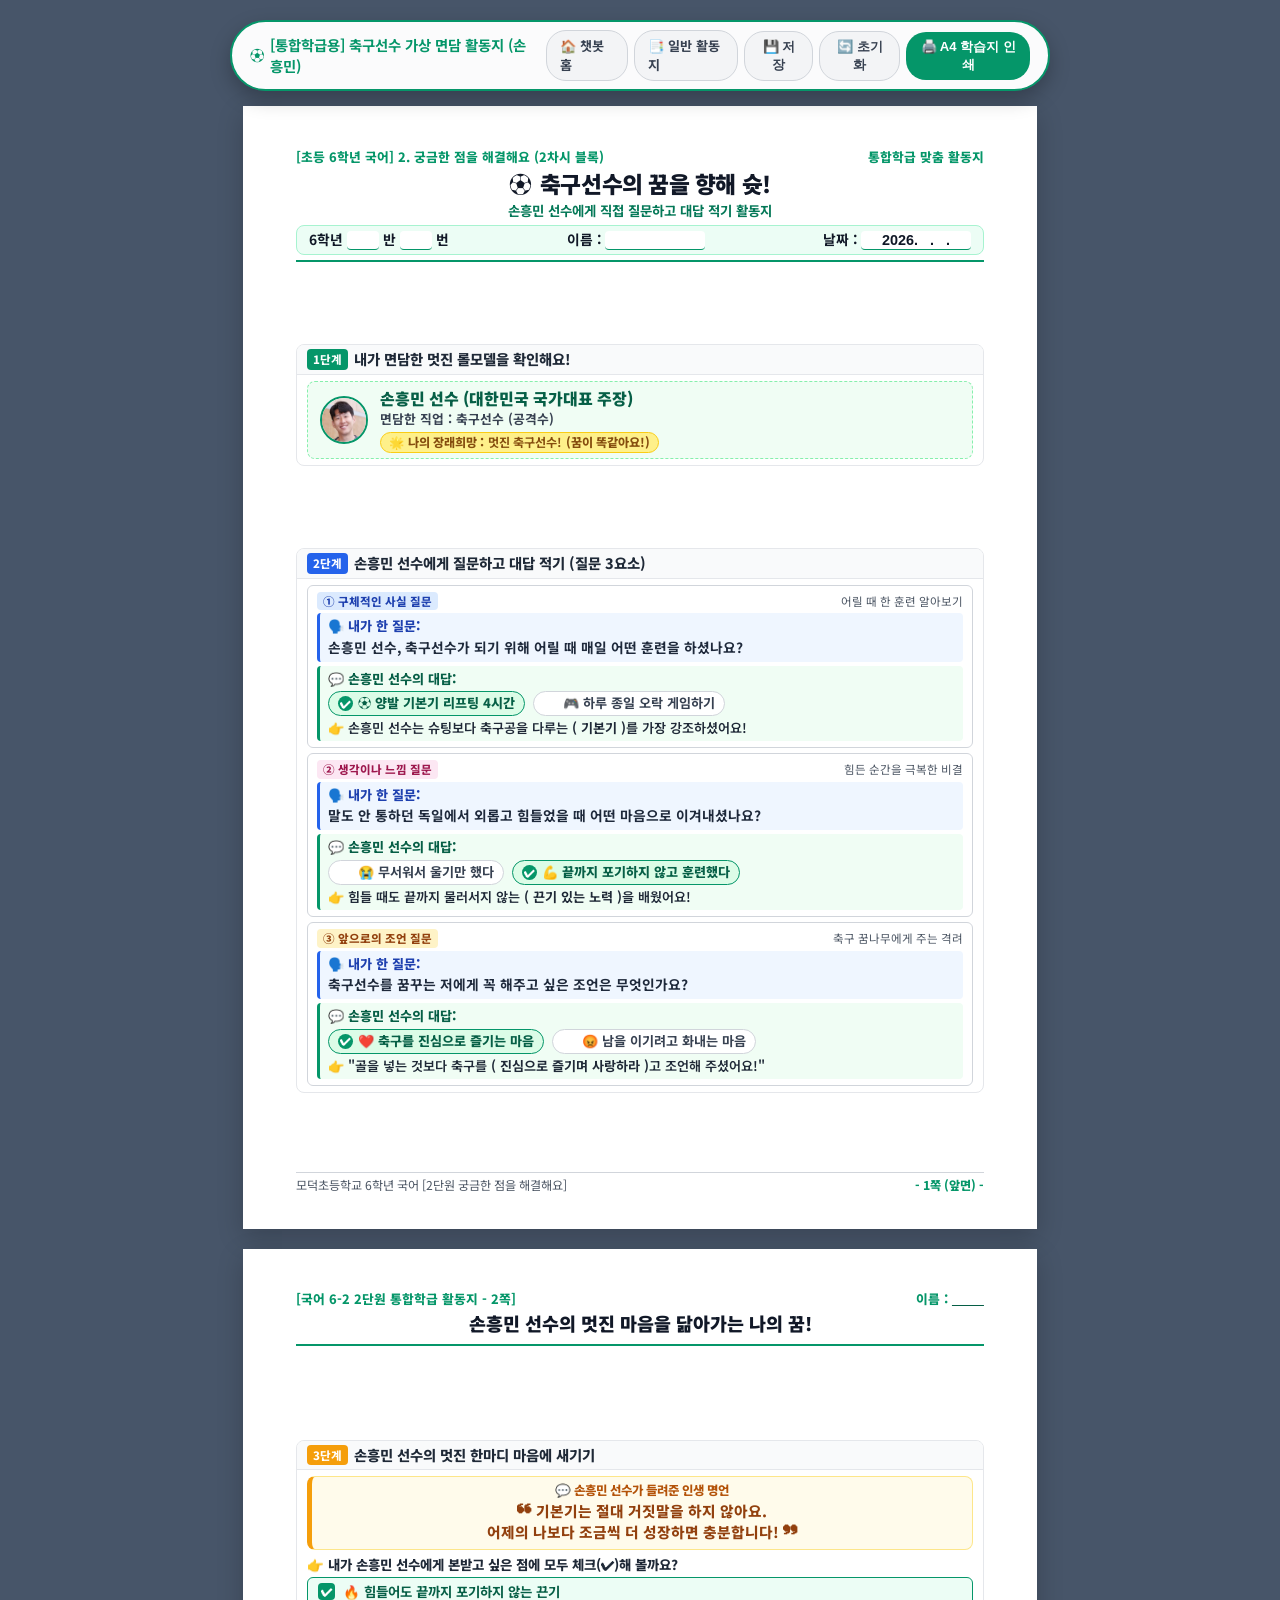
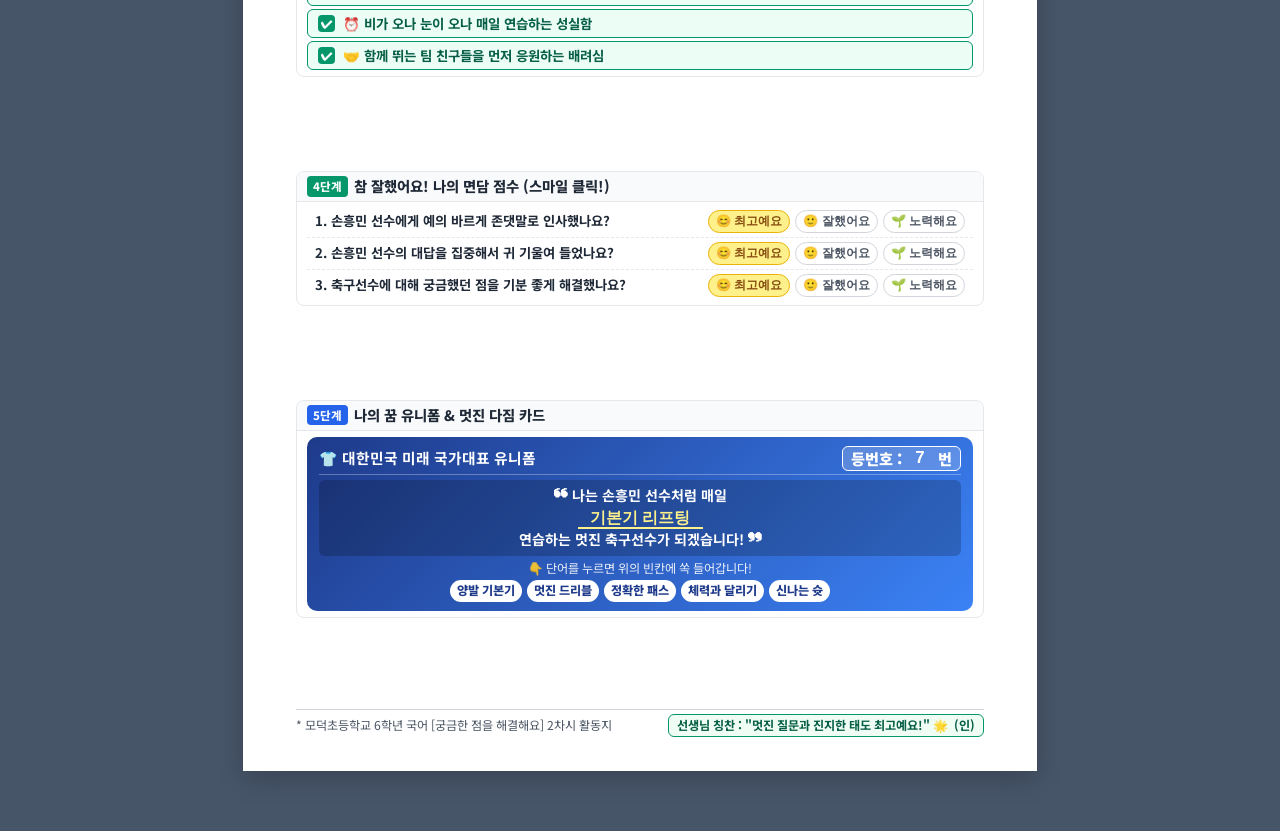
<file: 통합학급_면담_후_학습지_축구선수.html>
<!DOCTYPE html>
<html lang="ko">
<head>
  <meta charset="UTF-8">
  <meta name="viewport" content="width=device-width, initial-scale=1.0">
  <title>[통합학급용] 축구선수의 꿈을 향해! 손흥민 선수와 가상 면담 활동지</title>
  <link rel="preconnect" href="https://fonts.googleapis.com">
  <link rel="preconnect" href="https://fonts.gstatic.com" crossorigin>
  <link href="https://fonts.googleapis.com/css2?family=Noto+Sans+KR:wght@400;500;600;700;800;900&display=swap" rel="stylesheet">
  <style>
    /* ==========================================================================
       통합학급 학생 맞춤형 스타일 (A4 2페이지 칼정렬 & 학생 질문 중심)
       ========================================================================== */
    :root {
      --soccer-green: #059669;
      --soccer-green-light: #ecfdf5;
      --soccer-green-border: #a7f3d0;
      --primary-blue: #2563eb;
      --primary-blue-light: #eff6ff;
      --accent-gold: #f59e0b;
      --gray-50: #f9fafb;
      --gray-100: #f3f4f6;
      --gray-200: #e5e7eb;
      --gray-300: #d1d5db;
      --gray-600: #4b5563;
      --gray-700: #374151;
      --gray-800: #1f2937;
      --gray-900: #111827;
    }

    * {
      box-sizing: border-box;
      margin: 0;
      padding: 0;
      -webkit-print-color-adjust: exact;
      print-color-adjust: exact;
    }

    body {
      font-family: 'Noto Sans KR', -apple-system, BlinkMacSystemFont, 'Malgun Gothic', sans-serif;
      background-color: #475569;
      color: var(--gray-900);
      line-height: 1.42;
      padding: 20px 0 40px;
    }

    /* 플로팅 컨트롤 툴바 (인쇄 시 숨김) */
    .control-toolbar {
      position: sticky;
      top: 15px;
      z-index: 1000;
      max-width: 820px;
      margin: 0 auto 15px;
      background: rgba(255, 255, 255, 0.98);
      backdrop-filter: blur(8px);
      padding: 8px 18px;
      border-radius: 50px;
      display: flex;
      align-items: center;
      justify-content: space-between;
      gap: 10px;
      box-shadow: 0 8px 20px rgba(0, 0, 0, 0.25);
      border: 2px solid var(--soccer-green);
    }

    .toolbar-title {
      font-size: 0.9rem;
      font-weight: 800;
      color: var(--soccer-green);
      display: flex;
      align-items: center;
      gap: 6px;
    }

    .toolbar-actions {
      display: flex;
      align-items: center;
      gap: 6px;
    }

    .btn {
      display: inline-flex;
      align-items: center;
      gap: 5px;
      padding: 6px 13px;
      font-size: 0.82rem;
      font-weight: 700;
      border-radius: 20px;
      cursor: pointer;
      border: none;
      transition: all 0.2s ease;
      text-decoration: none;
    }

    .btn-green {
      background: var(--soccer-green);
      color: #ffffff;
    }
    .btn-green:hover {
      background: #047857;
    }

    .btn-secondary {
      background: var(--gray-100);
      color: var(--gray-700);
      border: 1px solid var(--gray-300);
    }
    .btn-secondary:hover {
      background: var(--gray-200);
    }

    /* ==========================================================================
       A4 용지 규격 (화면 표시용)
       ========================================================================== */
    .sheet-page {
      width: 210mm;
      height: 297mm;
      max-height: 297mm;
      margin: 0 auto 20px;
      background: #ffffff;
      padding: 11mm 14mm 9mm 14mm;
      box-shadow: 0 8px 25px rgba(0, 0, 0, 0.2);
      box-sizing: border-box;
      display: flex;
      flex-direction: column;
      justify-content: space-between;
      overflow: hidden;
    }

    /* 헤더 */
    .sheet-header {
      border-bottom: 2px solid var(--soccer-green);
      padding-bottom: 5px;
      margin-bottom: 7px;
    }

    .unit-tag {
      font-size: 0.8rem;
      font-weight: 800;
      color: var(--soccer-green);
      display: flex;
      justify-content: space-between;
      align-items: center;
      margin-bottom: 2px;
    }

    .sheet-main-title {
      font-size: 1.42rem;
      font-weight: 900;
      color: var(--gray-900);
      text-align: center;
      letter-spacing: -0.02em;
      margin: 2px 0 1px;
      display: flex;
      align-items: center;
      justify-content: center;
      gap: 8px;
    }

    .sheet-sub-title {
      font-size: 0.84rem;
      color: #047857;
      text-align: center;
      margin-bottom: 5px;
      font-weight: 700;
    }

    /* 학생 정보 바 */
    .student-info-bar {
      display: flex;
      align-items: center;
      justify-content: space-between;
      background: var(--soccer-green-light);
      border: 1.5px solid var(--soccer-green-border);
      border-radius: 8px;
      padding: 4px 12px;
      font-size: 0.86rem;
      font-weight: 700;
    }

    .student-field {
      display: inline-flex;
      align-items: center;
      gap: 4px;
    }

    .input-inline {
      border: none;
      border-bottom: 1.5px solid var(--soccer-green);
      background: #ffffff;
      font-size: 0.9rem;
      font-weight: 800;
      color: var(--gray-900);
      padding: 1px 6px;
      text-align: center;
      outline: none;
      border-radius: 4px;
    }

    /* 단계별 카드 */
    .step-card {
      background: #ffffff;
      border: 1.5px solid var(--gray-200);
      border-radius: 8px;
      margin-bottom: 7px;
      overflow: hidden;
    }

    .step-card-header {
      background: var(--gray-50);
      border-bottom: 1.5px solid var(--gray-200);
      padding: 4px 10px;
      font-size: 0.9rem;
      font-weight: 800;
      color: var(--gray-800);
      display: flex;
      align-items: center;
      gap: 6px;
    }

    .step-badge {
      background: var(--soccer-green);
      color: #ffffff;
      font-size: 0.72rem;
      font-weight: 800;
      padding: 2px 6px;
      border-radius: 4px;
    }

    .step-badge-blue {
      background: var(--primary-blue);
    }
    .step-badge-gold {
      background: var(--accent-gold);
    }

    .step-card-body {
      padding: 6px 10px;
    }

    /* 1단계 롤모델 프로필 */
    .profile-banner {
      display: flex;
      align-items: center;
      gap: 12px;
      background: #f0fdf4;
      border: 1.5px dashed #86efac;
      border-radius: 8px;
      padding: 5px 12px;
    }

    .profile-photo {
      width: 48px;
      height: 48px;
      border-radius: 50%;
      border: 2px solid var(--soccer-green);
      object-fit: cover;
      flex-shrink: 0;
    }

    .profile-info {
      flex: 1;
    }

    .profile-name-tag {
      font-size: 1rem;
      font-weight: 900;
      color: #065f46;
      margin-bottom: 1px;
    }

    .profile-sub-tag {
      font-size: 0.8rem;
      font-weight: 700;
      color: var(--gray-700);
    }

    .dream-match-badge {
      display: inline-flex;
      align-items: center;
      gap: 4px;
      background: #fef08a;
      border: 1px solid #facc15;
      padding: 1px 8px;
      border-radius: 12px;
      font-size: 0.76rem;
      font-weight: 800;
      color: #854d0e;
      margin-top: 1px;
    }

    /* 2단계 학생 질문 중심 문항 */
    .question-item {
      background: #ffffff;
      border: 1.5px solid var(--gray-300);
      border-radius: 6px;
      padding: 6px 9px;
      margin-bottom: 5px;
    }

    .q-badge-row {
      display: flex;
      align-items: center;
      justify-content: space-between;
      margin-bottom: 3px;
    }

    .q-type-badge {
      font-size: 0.72rem;
      padding: 1px 6px;
      border-radius: 4px;
      font-weight: 800;
    }
    .badge-fact { background: #dbeafe; color: #1e40af; }
    .badge-feel { background: #fce7f3; color: #9d174d; }
    .badge-plan { background: #fef3c7; color: #92400e; }

    /* 내가 한 질문 박스 (학생 주도 입력) */
    .my-question-box {
      background: var(--primary-blue-light);
      border-left: 3px solid var(--primary-blue);
      border-radius: 4px;
      padding: 4px 8px;
      margin-bottom: 4px;
    }

    .my-q-label {
      font-size: 0.82rem;
      font-weight: 800;
      color: #1e40af;
      display: flex;
      align-items: center;
      gap: 4px;
      margin-bottom: 2px;
    }

    .my-q-text {
      font-size: 0.86rem;
      font-weight: 700;
      color: #1e293b;
      outline: none;
      min-height: 20px;
    }

    /* 손흥민 선수의 대답 박스 */
    .answer-box {
      background: #f0fdf4;
      border-left: 3px solid var(--soccer-green);
      border-radius: 4px;
      padding: 4px 8px;
    }

    .ans-label {
      font-size: 0.82rem;
      font-weight: 800;
      color: #065f46;
      display: flex;
      align-items: center;
      gap: 4px;
      margin-bottom: 2px;
    }

    .choice-group {
      display: flex;
      align-items: center;
      gap: 8px;
      margin: 3px 0;
    }

    .choice-chip {
      background: #ffffff;
      border: 1.5px solid var(--gray-300);
      border-radius: 16px;
      padding: 2px 9px;
      font-size: 0.82rem;
      font-weight: 700;
      color: var(--gray-700);
      cursor: pointer;
      display: inline-flex;
      align-items: center;
      gap: 5px;
      user-select: none;
      transition: all 0.15s ease;
    }

    .choice-chip:hover {
      background: var(--soccer-green-light);
      border-color: var(--soccer-green);
    }

    .choice-chip.selected {
      background: #dcfce7;
      border-color: var(--soccer-green);
      color: #065f46;
      font-weight: 800;
    }

    .choice-chip .radio-circle {
      width: 15px;
      height: 15px;
      border-radius: 50%;
      border: 1.5px solid var(--gray-400);
      display: flex;
      align-items: center;
      justify-content: center;
      font-size: 0.68rem;
      font-weight: 900;
      background: #ffffff;
    }

    .choice-chip.selected .radio-circle {
      border-color: var(--soccer-green);
      background: var(--soccer-green);
      color: #ffffff;
    }

    .fill-sentence {
      font-size: 0.82rem;
      font-weight: 600;
      color: var(--gray-800);
      margin-top: 2px;
    }

    /* 2쪽: 명언, 자기평가, 유니폼 다짐 */
    .quote-card {
      background: #fffbeb;
      border: 1.5px solid #fde68a;
      border-left: 5px solid var(--accent-gold);
      border-radius: 8px;
      padding: 5px 10px;
      margin-bottom: 5px;
    }

    .quote-text {
      font-size: 0.92rem;
      font-weight: 800;
      color: #92400e;
      line-height: 1.42;
      text-align: center;
      margin: 1px 0;
    }

    .checklist-row {
      display: flex;
      flex-direction: column;
      gap: 3px;
      margin-top: 3px;
    }

    .custom-check-item {
      display: flex;
      align-items: center;
      gap: 8px;
      padding: 4px 10px;
      background: var(--gray-50);
      border: 1px solid var(--gray-300);
      border-radius: 6px;
      font-size: 0.84rem;
      font-weight: 700;
      color: var(--gray-800);
      cursor: pointer;
      user-select: none;
    }

    .custom-check-item.checked {
      background: #ecfdf5;
      border-color: var(--soccer-green);
      color: #065f46;
    }

    .check-box-icon {
      width: 17px;
      height: 17px;
      border-radius: 4px;
      border: 1.5px solid var(--gray-400);
      display: flex;
      align-items: center;
      justify-content: center;
      font-size: 0.72rem;
      background: #ffffff;
    }

    .custom-check-item.checked .check-box-icon {
      background: var(--soccer-green);
      border-color: var(--soccer-green);
      color: #ffffff;
    }

    /* 스마일 자기 평가 */
    .eval-row {
      display: flex;
      align-items: center;
      justify-content: space-between;
      padding: 4px 8px;
      border-bottom: 1px dashed var(--gray-200);
    }
    .eval-row:last-child {
      border-bottom: none;
    }

    .eval-label {
      font-size: 0.83rem;
      font-weight: 700;
      color: var(--gray-800);
    }

    .smile-group {
      display: flex;
      gap: 5px;
    }

    .smile-btn {
      background: #ffffff;
      border: 1.5px solid var(--gray-300);
      border-radius: 14px;
      padding: 2px 7px;
      font-size: 0.76rem;
      font-weight: 700;
      color: var(--gray-600);
      cursor: pointer;
      display: flex;
      align-items: center;
      gap: 3px;
      transition: all 0.15s ease;
    }

    .smile-btn.active {
      background: #fef08a;
      border-color: #eab308;
      color: #854d0e;
      font-weight: 800;
    }

    /* 유니폼 다짐 카드 */
    .uniform-card {
      background: linear-gradient(135deg, #1e3a8a, #3b82f6);
      color: #ffffff;
      border-radius: 10px;
      padding: 9px 12px;
      position: relative;
    }

    .uniform-header {
      display: flex;
      justify-content: space-between;
      align-items: center;
      border-bottom: 1px solid rgba(255, 255, 255, 0.3);
      padding-bottom: 3px;
      margin-bottom: 5px;
    }

    .uniform-title {
      font-size: 0.92rem;
      font-weight: 900;
      display: flex;
      align-items: center;
      gap: 5px;
    }

    .uniform-number-box {
      background: rgba(255, 255, 255, 0.2);
      border: 1.5px solid #ffffff;
      border-radius: 6px;
      padding: 1px 8px;
      font-size: 0.95rem;
      font-weight: 900;
      display: flex;
      align-items: center;
      gap: 3px;
    }

    .uniform-pledge-text {
      font-size: 0.88rem;
      font-weight: 700;
      line-height: 1.55;
      text-align: center;
      background: rgba(0, 0, 0, 0.2);
      border-radius: 6px;
      padding: 5px 8px;
      margin-bottom: 4px;
    }

    .pledge-fill-input {
      border: none;
      border-bottom: 2px solid #fef08a;
      background: transparent;
      color: #fef08a;
      font-size: 0.98rem;
      font-weight: 900;
      padding: 0 6px;
      text-align: center;
      outline: none;
      width: 125px;
    }

    /* 낱말 보기 칩 */
    .word-bank {
      display: flex;
      align-items: center;
      justify-content: center;
      flex-wrap: wrap;
      gap: 5px;
      margin-top: 3px;
    }

    .word-chip {
      background: #ffffff;
      color: #1e3a8a;
      font-size: 0.76rem;
      font-weight: 800;
      padding: 2px 7px;
      border-radius: 12px;
      cursor: pointer;
    }
    .word-chip:hover {
      background: #fef08a;
    }

    /* 푸터 */
    .sheet-footer {
      border-top: 1.5px solid var(--gray-300);
      padding-top: 4px;
      margin-top: 4px;
      display: flex;
      justify-content: space-between;
      align-items: center;
      font-size: 0.76rem;
      color: var(--gray-600);
    }

    .teacher-box {
      border: 1.5px solid var(--soccer-green);
      background: #f0fdf4;
      border-radius: 6px;
      padding: 2px 8px;
      font-weight: 700;
      color: #065f46;
      display: flex;
      align-items: center;
      gap: 6px;
      font-size: 0.76rem;
    }

    /* ==========================================================================
       인쇄 스타일 (@page & @media print) - 완벽한 2페이지 칼정렬 보장
       ========================================================================== */
    @page {
      size: A4 portrait;
      margin: 10mm 14mm 10mm 14mm;
    }

    @media print {
      html, body {
        width: 100% !important;
        height: auto !important;
        background: transparent !important;
        padding: 0 !important;
        margin: 0 !important;
      }

      .control-toolbar {
        display: none !important;
      }

      .sheet-page {
        width: 100% !important;
        height: 275mm !important;
        max-height: 275mm !important;
        margin: 0 !important;
        padding: 0 !important;
        box-shadow: none !important;
        border: none !important;
        box-sizing: border-box !important;
        display: flex !important;
        flex-direction: column !important;
        justify-content: space-between !important;
      }

      #page1 {
        page-break-after: always !important;
        break-after: page !important;
      }

      #page2 {
        page-break-after: avoid !important;
        break-after: avoid !important;
      }

      .btn {
        display: none !important;
      }
    }
  </style>
</head>
<body>

  <!-- 상단 플로팅 툴바 (화면 전용) -->
  <div class="control-toolbar">
    <div class="toolbar-title">
      <span>⚽</span> <strong>[통합학급용] 축구선수 가상 면담 활동지 (손흥민)</strong>
    </div>
    <div class="toolbar-actions">
      <a href="index.html" class="btn btn-secondary">🏠 챗봇 홈</a>
      <a href="면담_후_학습지.html" class="btn btn-secondary">📑 일반 활동지</a>
      <button class="btn btn-secondary" onclick="saveData()">💾 저장</button>
      <button class="btn btn-secondary" onclick="resetForm()">🔄 초기화</button>
      <button class="btn btn-green" onclick="window.print()">🖨️ A4 학습지 인쇄</button>
    </div>
  </div>

  <!-- [1쪽] A4 PAGE 1: 롤모델 손흥민 선수와 학생 주도 질문 3요소 -->
  <div class="sheet-page" id="page1">

    <!-- 머리말 -->
    <header class="sheet-header">
      <div class="unit-tag">
        <span>[초등 6학년 국어] 2. 궁금한 점을 해결해요 (2차시 블록)</span>
        <span>통합학급 맞춤 활동지</span>
      </div>
      <h1 class="sheet-main-title">
        <span>⚽</span> 축구선수의 꿈을 향해 슛!
      </h1>
      <p class="sheet-sub-title">손흥민 선수에게 직접 질문하고 대답 적기 활동지</p>

      <div class="student-info-bar">
        <div class="student-field">
          <span>6학년</span>
          <input type="text" id="gradeInput" class="input-inline" style="width: 32px;" placeholder="   ">
          <span>반</span>
          <input type="text" id="classInput" class="input-inline" style="width: 32px;" placeholder="   ">
          <span>번</span>
        </div>
        <div class="student-field">
          <span>이름 :</span>
          <input type="text" id="nameInput" class="input-inline" style="width: 100px;" placeholder="           ">
        </div>
        <div class="student-field">
          <span>날짜 :</span>
          <input type="text" id="dateInput" class="input-inline" style="width: 110px;" value="2026.   .   .">
        </div>
      </div>
    </header>

    <!-- [1단계] 내가 면담한 멋진 롤모델! -->
    <section class="step-card">
      <div class="step-card-header">
        <span class="step-badge">1단계</span> 내가 면담한 멋진 롤모델을 확인해요!
      </div>
      <div class="step-card-body">
        <div class="profile-banner">
          <img src="images/son_heungmin.jpg" alt="손흥민 선수" class="profile-photo" onerror="this.outerHTML='<div class=\'profile-photo\' style=\'display:flex;align-items:center;justify-content:center;font-size:1.8rem;background:#dbeafe;\'>⚽</div>'">
          <div class="profile-info">
            <div class="profile-name-tag">손흥민 선수 (대한민국 국가대표 주장)</div>
            <div class="profile-sub-tag">면담한 직업 : <b>축구선수 (공격수)</b></div>
            <div class="dream-match-badge">
              <span>🌟</span> 나의 장래희망 : <b>멋진 축구선수!</b> (꿈이 똑같아요!)
            </div>
          </div>
        </div>
      </div>
    </section>

    <!-- [2단계] 손흥민 선수에게 직접 질문하고 대답 적기 -->
    <section class="step-card" style="margin-bottom: 0;">
      <div class="step-card-header">
        <span class="step-badge step-badge-blue">2단계</span> 손흥민 선수에게 질문하고 대답 적기 (질문 3요소)
      </div>
      <div class="step-card-body">

        <!-- 사실 질문 -->
        <div class="question-item">
          <div class="q-badge-row">
            <span class="q-type-badge badge-fact">① 구체적인 사실 질문</span>
            <span style="font-size: 0.72rem; color: var(--gray-600);">어릴 때 한 훈련 알아보기</span>
          </div>
          <div class="my-question-box">
            <div class="my-q-label">🗣️ 내가 한 질문:</div>
            <div id="qFactInput" class="my-q-text" contenteditable="true">손흥민 선수, 축구선수가 되기 위해 어릴 때 매일 어떤 훈련을 하셨나요?</div>
          </div>
          <div class="answer-box">
            <div class="ans-label">💬 손흥민 선수의 대답:</div>
            <div class="choice-group">
              <div class="choice-chip selected" onclick="selectChoice(this, 'choice1')">
                <span class="radio-circle">✔</span>
                <span>⚽ 양발 기본기 리프팅 4시간</span>
              </div>
              <div class="choice-chip" onclick="selectChoice(this, 'choice1')">
                <span class="radio-circle"></span>
                <span>🎮 하루 종일 오락 게임하기</span>
              </div>
            </div>
            <div class="fill-sentence">
              👉 손흥민 선수는 슈팅보다 축구공을 다루는 <b>( 기본기 )</b>를 가장 강조하셨어요!
            </div>
          </div>
        </div>

        <!-- 느낌 질문 -->
        <div class="question-item">
          <div class="q-badge-row">
            <span class="q-type-badge badge-feel">② 생각이나 느낌 질문</span>
            <span style="font-size: 0.72rem; color: var(--gray-600);">힘든 순간을 극복한 비결</span>
          </div>
          <div class="my-question-box">
            <div class="my-q-label">🗣️ 내가 한 질문:</div>
            <div id="qFeelInput" class="my-q-text" contenteditable="true">말도 안 통하던 독일에서 외롭고 힘들었을 때 어떤 마음으로 이겨내셨나요?</div>
          </div>
          <div class="answer-box">
            <div class="ans-label">💬 손흥민 선수의 대답:</div>
            <div class="choice-group">
              <div class="choice-chip" onclick="selectChoice(this, 'choice2')">
                <span class="radio-circle"></span>
                <span>😭 무서워서 울기만 했다</span>
              </div>
              <div class="choice-chip selected" onclick="selectChoice(this, 'choice2')">
                <span class="radio-circle">✔</span>
                <span>💪 끝까지 포기하지 않고 훈련했다</span>
              </div>
            </div>
            <div class="fill-sentence">
              👉 힘들 때도 끝까지 물러서지 않는 <b>( 끈기 있는 노력 )</b>을 배웠어요!
            </div>
          </div>
        </div>

        <!-- 조언 질문 -->
        <div class="question-item" style="margin-bottom: 0;">
          <div class="q-badge-row">
            <span class="q-type-badge badge-plan">③ 앞으로의 조언 질문</span>
            <span style="font-size: 0.72rem; color: var(--gray-600);">축구 꿈나무에게 주는 격려</span>
          </div>
          <div class="my-question-box">
            <div class="my-q-label">🗣️ 내가 한 질문:</div>
            <div id="qPlanInput" class="my-q-text" contenteditable="true">축구선수를 꿈꾸는 저에게 꼭 해주고 싶은 조언은 무엇인가요?</div>
          </div>
          <div class="answer-box">
            <div class="ans-label">💬 손흥민 선수의 대답:</div>
            <div class="choice-group">
              <div class="choice-chip selected" onclick="selectChoice(this, 'choice3')">
                <span class="radio-circle">✔</span>
                <span>❤️ 축구를 진심으로 즐기는 마음</span>
              </div>
              <div class="choice-chip" onclick="selectChoice(this, 'choice3')">
                <span class="radio-circle"></span>
                <span>😡 남을 이기려고 화내는 마음</span>
              </div>
            </div>
            <div class="fill-sentence">
              👉 "골을 넣는 것보다 축구를 <b>( 진심으로 즐기며 사랑하라 )</b>고 조언해 주셨어요!"
            </div>
          </div>
        </div>

      </div>
    </section>

    <!-- 1쪽 바닥글 -->
    <footer class="sheet-footer">
      <span>모덕초등학교 6학년 국어 [2단원 궁금한 점을 해결해요]</span>
      <span style="font-weight: 800; color: var(--soccer-green);">- 1쪽 (앞면) -</span>
    </footer>

  </div>

  <!-- [2쪽] A4 PAGE 2: 손흥민 명언, 칭찬 자기평가, 나의 유니폼 다짐 -->
  <div class="sheet-page" id="page2">

    <!-- 2쪽 머리말 -->
    <header class="sheet-header">
      <div class="unit-tag">
        <span>[국어 6-2 2단원 통합학급 활동지 - 2쪽]</span>
        <span>이름 : <span id="page2NameTag" style="font-weight: 800; color: #065f46; text-decoration: underline;">&nbsp;&nbsp;&nbsp;&nbsp;&nbsp;&nbsp;&nbsp;&nbsp;</span></span>
      </div>
      <h2 style="font-size: 1.15rem; font-weight: 900; color: var(--gray-900); text-align: center; margin: 1px 0 2px;">
        손흥민 선수의 멋진 마음을 닮아가는 나의 꿈!
      </h2>
    </header>

    <!-- [3단계] 손흥민 선수의 명언과 본받고 싶은 점 -->
    <section class="step-card">
      <div class="step-card-header">
        <span class="step-badge step-badge-gold">3단계</span> 손흥민 선수의 멋진 한마디 마음에 새기기
      </div>
      <div class="step-card-body">
        
        <div class="quote-card">
          <div style="font-size: 0.78rem; font-weight: 800; color: #b45309; text-align: center;">
            💬 손흥민 선수가 들려준 인생 명언
          </div>
          <div class="quote-text">
            ❝ 기본기는 절대 거짓말을 하지 않아요.<br>
            어제의 나보다 조금씩 더 성장하면 충분합니다! ❞
          </div>
        </div>

        <div style="font-size: 0.84rem; font-weight: 800; color: var(--gray-800); margin-bottom: 2px;">
          👉 내가 손흥민 선수에게 본받고 싶은 점에 모두 체크(✔)해 볼까요?
        </div>
        <div class="checklist-row">
          <div class="custom-check-item checked" onclick="toggleCheck(this)">
            <span class="check-box-icon">✔</span>
            <span>🔥 힘들어도 끝까지 포기하지 않는 <b>끈기</b></span>
          </div>
          <div class="custom-check-item checked" onclick="toggleCheck(this)">
            <span class="check-box-icon">✔</span>
            <span>⏰ 비가 오나 눈이 오나 매일 연습하는 <b>성실함</b></span>
          </div>
          <div class="custom-check-item checked" onclick="toggleCheck(this)">
            <span class="check-box-icon">✔</span>
            <span>🤝 함께 뛰는 팀 친구들을 먼저 응원하는 <b>배려심</b></span>
          </div>
        </div>

      </div>
    </section>

    <!-- [4단계] 참 잘했어요! 나의 면담 점수 -->
    <section class="step-card">
      <div class="step-card-header">
        <span class="step-badge">4단계</span> 참 잘했어요! 나의 면담 점수 (스마일 클릭!)
      </div>
      <div class="step-card-body" style="padding: 4px 10px;">

        <div class="eval-row">
          <span class="eval-label">1. 손흥민 선수에게 예의 바르게 존댓말로 인사했나요?</span>
          <div class="smile-group">
            <button class="smile-btn active" onclick="selectSmile(this)">😊 최고예요</button>
            <button class="smile-btn" onclick="selectSmile(this)">🙂 잘했어요</button>
            <button class="smile-btn" onclick="selectSmile(this)">🌱 노력해요</button>
          </div>
        </div>

        <div class="eval-row">
          <span class="eval-label">2. 손흥민 선수의 대답을 집중해서 귀 기울여 들었나요?</span>
          <div class="smile-group">
            <button class="smile-btn active" onclick="selectSmile(this)">😊 최고예요</button>
            <button class="smile-btn" onclick="selectSmile(this)">🙂 잘했어요</button>
            <button class="smile-btn" onclick="selectSmile(this)">🌱 노력해요</button>
          </div>
        </div>

        <div class="eval-row">
          <span class="eval-label">3. 축구선수에 대해 궁금했던 점을 기분 좋게 해결했나요?</span>
          <div class="smile-group">
            <button class="smile-btn active" onclick="selectSmile(this)">😊 최고예요</button>
            <button class="smile-btn" onclick="selectSmile(this)">🙂 잘했어요</button>
            <button class="smile-btn" onclick="selectSmile(this)">🌱 노력해요</button>
          </div>
        </div>

      </div>
    </section>

    <!-- [5단계] 나의 축구선수 유니폼 다짐 카드 -->
    <section class="step-card" style="margin-bottom: 0;">
      <div class="step-card-header">
        <span class="step-badge step-badge-blue">5단계</span> 나의 꿈 유니폼 &amp; 멋진 다짐 카드
      </div>
      <div class="step-card-body" style="padding: 6px 10px;">

        <div class="uniform-card">
          <div class="uniform-header">
            <div class="uniform-title">
              <span>👕</span> <b>대한민국 미래 국가대표 유니폼</b>
            </div>
            <div class="uniform-number-box">
              <span>등번호 :</span>
              <input type="text" id="uniformNum" value="7" style="width: 30px; border:none; background:transparent; color:#fff; font-size:1.05rem; font-weight:900; text-align:center; outline:none;">
              <span>번</span>
            </div>
          </div>

          <div class="uniform-pledge-text">
            ❝ 나는 손흥민 선수처럼 매일<br>
            <input type="text" id="pledgeField" class="pledge-fill-input" value="기본기 리프팅">
            <br>
            연습하는 멋진 축구선수가 되겠습니다! ❞
          </div>

          <div style="font-size: 0.76rem; text-align: center; color: rgba(255,255,255,0.9); margin-bottom: 2px;">
            👇 단어를 누르면 위의 빈칸에 쏙 들어갑니다!
          </div>
          <div class="word-bank">
            <span class="word-chip" onclick="applyWord('양발 기본기')">양발 기본기</span>
            <span class="word-chip" onclick="applyWord('멋진 드리블')">멋진 드리블</span>
            <span class="word-chip" onclick="applyWord('정확한 패스')">정확한 패스</span>
            <span class="word-chip" onclick="applyWord('체력과 달리기')">체력과 달리기</span>
            <span class="word-chip" onclick="applyWord('신나는 슛')">신나는 슛</span>
          </div>
        </div>

      </div>
    </section>

    <!-- 2쪽 바닥글 & 확인란 -->
    <footer class="sheet-footer">
      <div>
        <span>* 모덕초등학교 6학년 국어 [궁금한 점을 해결해요] 2차시 활동지</span>
      </div>
      <div class="teacher-box">
        <span>선생님 칭찬 : "멋진 질문과 진지한 태도 최고예요!" 🌟</span>
        <span>(인)</span>
      </div>
    </footer>

  </div>

  <script>
    document.addEventListener("DOMContentLoaded", () => {
      const nameIn = document.getElementById("nameInput");
      nameIn.addEventListener("input", (e) => {
        document.getElementById("page2NameTag").textContent = e.target.value.trim() || "        ";
      });
      loadData();
    });

    function selectChoice(chip, groupName) {
      const parent = chip.parentElement;
      parent.querySelectorAll(".choice-chip").forEach(c => {
        c.classList.remove("selected");
        const circle = c.querySelector(".radio-circle");
        if (circle) circle.textContent = "";
      });
      chip.classList.add("selected");
      const circle = chip.querySelector(".radio-circle");
      if (circle) circle.textContent = "✔";
      saveData(false);
    }

    function toggleCheck(item) {
      item.classList.toggle("checked");
      const icon = item.querySelector(".check-box-icon");
      if (item.classList.contains("checked")) {
        icon.textContent = "✔";
      } else {
        icon.textContent = "";
      }
      saveData(false);
    }

    function selectSmile(btn) {
      const group = btn.parentElement;
      group.querySelectorAll(".smile-btn").forEach(b => b.classList.remove("active"));
      btn.classList.add("active");
      saveData(false);
    }

    function applyWord(word) {
      const field = document.getElementById("pledgeField");
      field.value = word;
      saveData(false);
    }

    function saveData(alertUser = true) {
      const data = {
        grade: document.getElementById("gradeInput").value,
        classNum: document.getElementById("classInput").value,
        name: document.getElementById("nameInput").value,
        qFact: document.getElementById("qFactInput").textContent,
        qFeel: document.getElementById("qFeelInput").textContent,
        qPlan: document.getElementById("qPlanInput").textContent,
        uniformNum: document.getElementById("uniformNum").value,
        pledge: document.getElementById("pledgeField").value
      };
      localStorage.setItem("modeok_inclusive_soccer_worksheet", JSON.stringify(data));
      if (alertUser) alert("작성한 내용이 안전하게 저장되었습니다! 👍");
    }

    function loadData() {
      const saved = localStorage.getItem("modeok_inclusive_soccer_worksheet");
      if (saved) {
        try {
          const d = JSON.parse(saved);
          if (d.grade) document.getElementById("gradeInput").value = d.grade;
          if (d.classNum) document.getElementById("classInput").value = d.classNum;
          if (d.name) {
            document.getElementById("nameInput").value = d.name;
            document.getElementById("page2NameTag").textContent = d.name;
          }
          if (d.qFact) document.getElementById("qFactInput").textContent = d.qFact;
          if (d.qFeel) document.getElementById("qFeelInput").textContent = d.qFeel;
          if (d.qPlan) document.getElementById("qPlanInput").textContent = d.qPlan;
          if (d.uniformNum) document.getElementById("uniformNum").value = d.uniformNum;
          if (d.pledge) document.getElementById("pledgeField").value = d.pledge;
        } catch(e) {}
      }
    }

    function resetForm() {
      if (confirm("학습지를 처음 상태로 다시 풀까요?")) {
        localStorage.removeItem("modeok_inclusive_soccer_worksheet");
        location.reload();
      }
    }
  </script>
</body>
</html>
</file>
